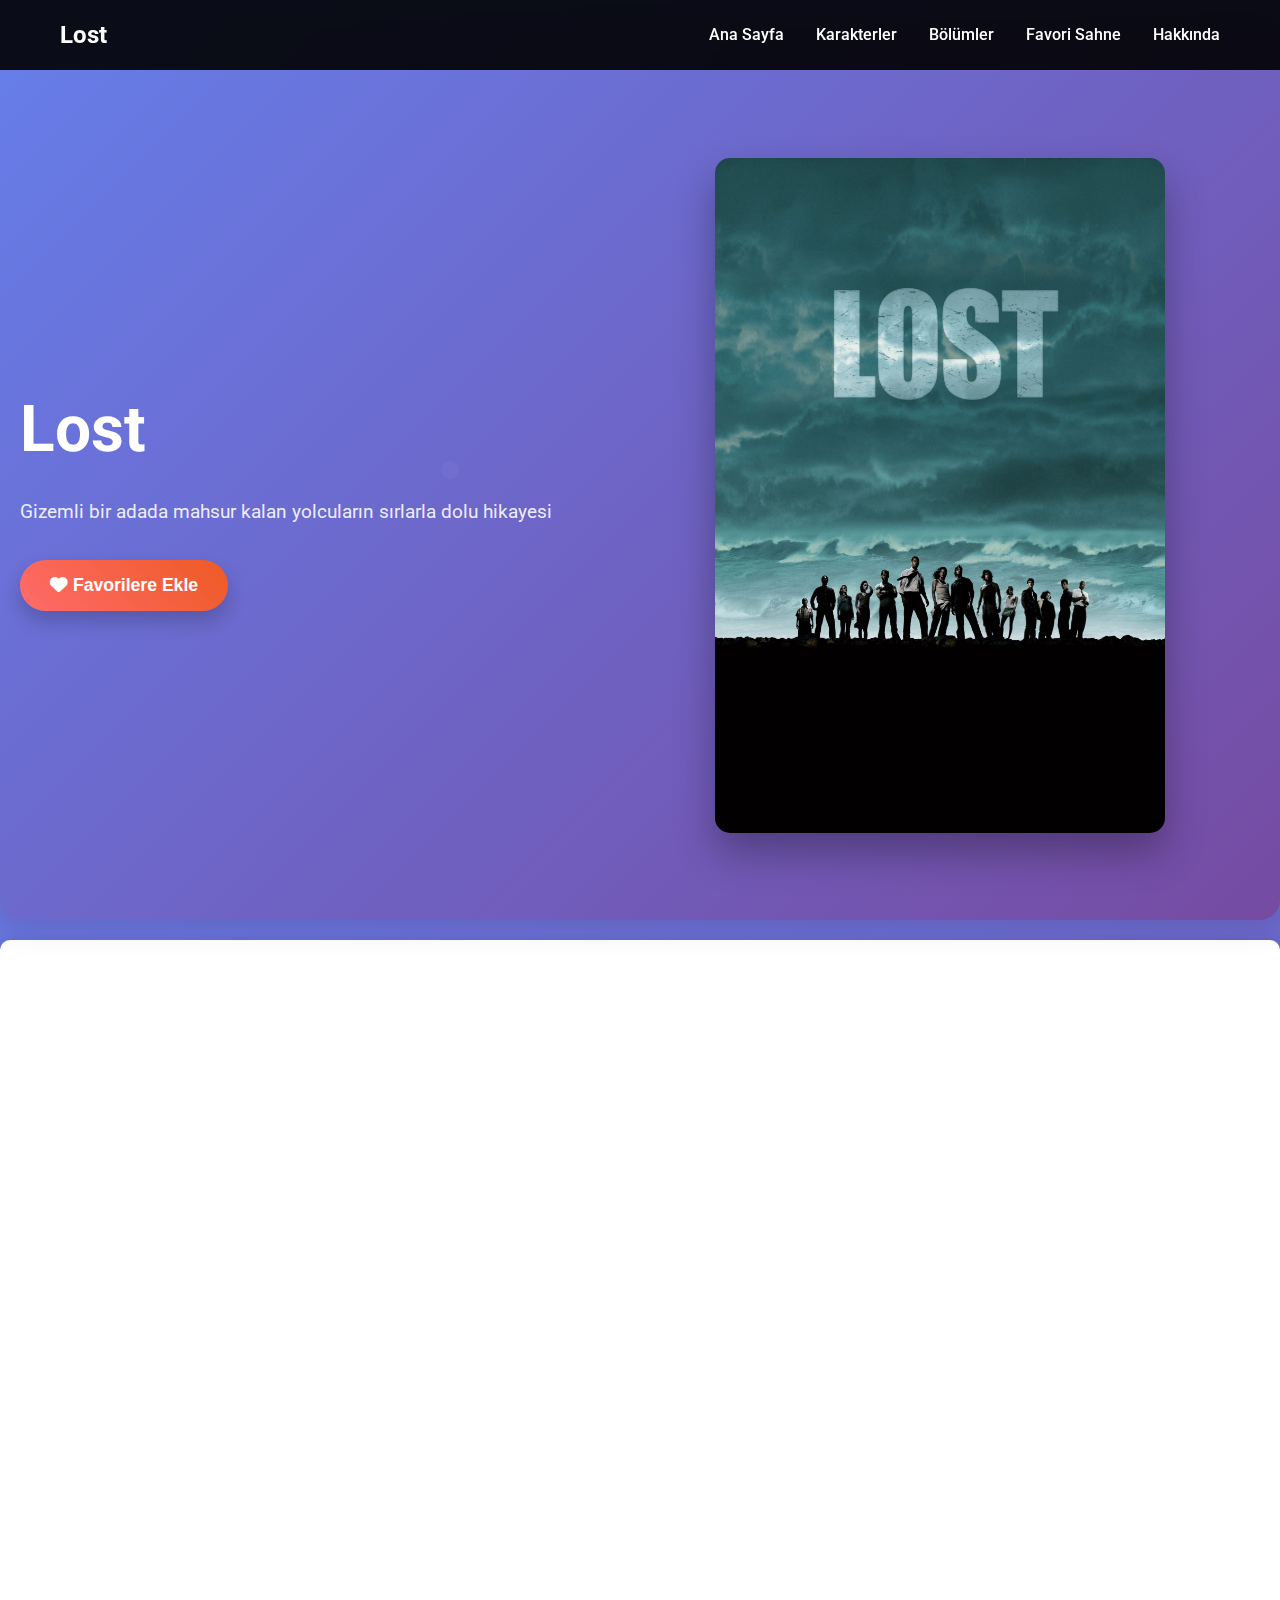
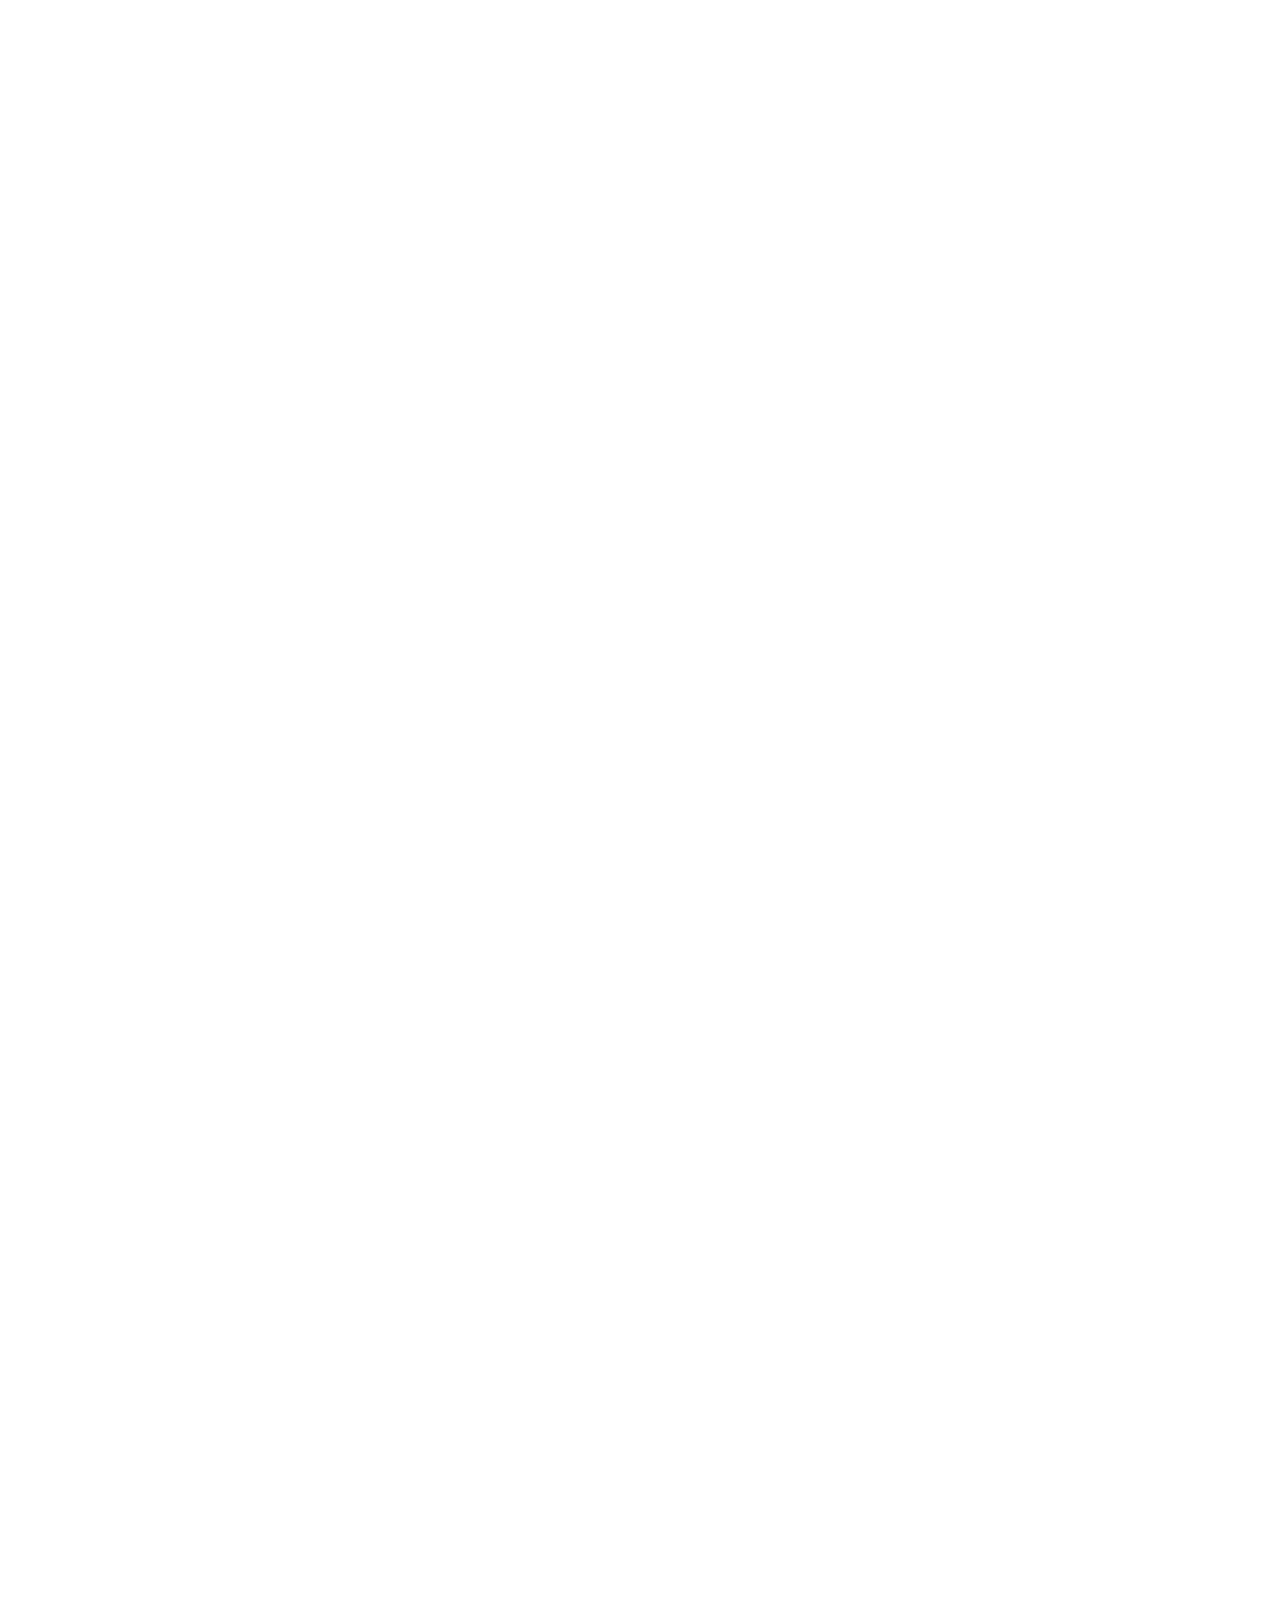
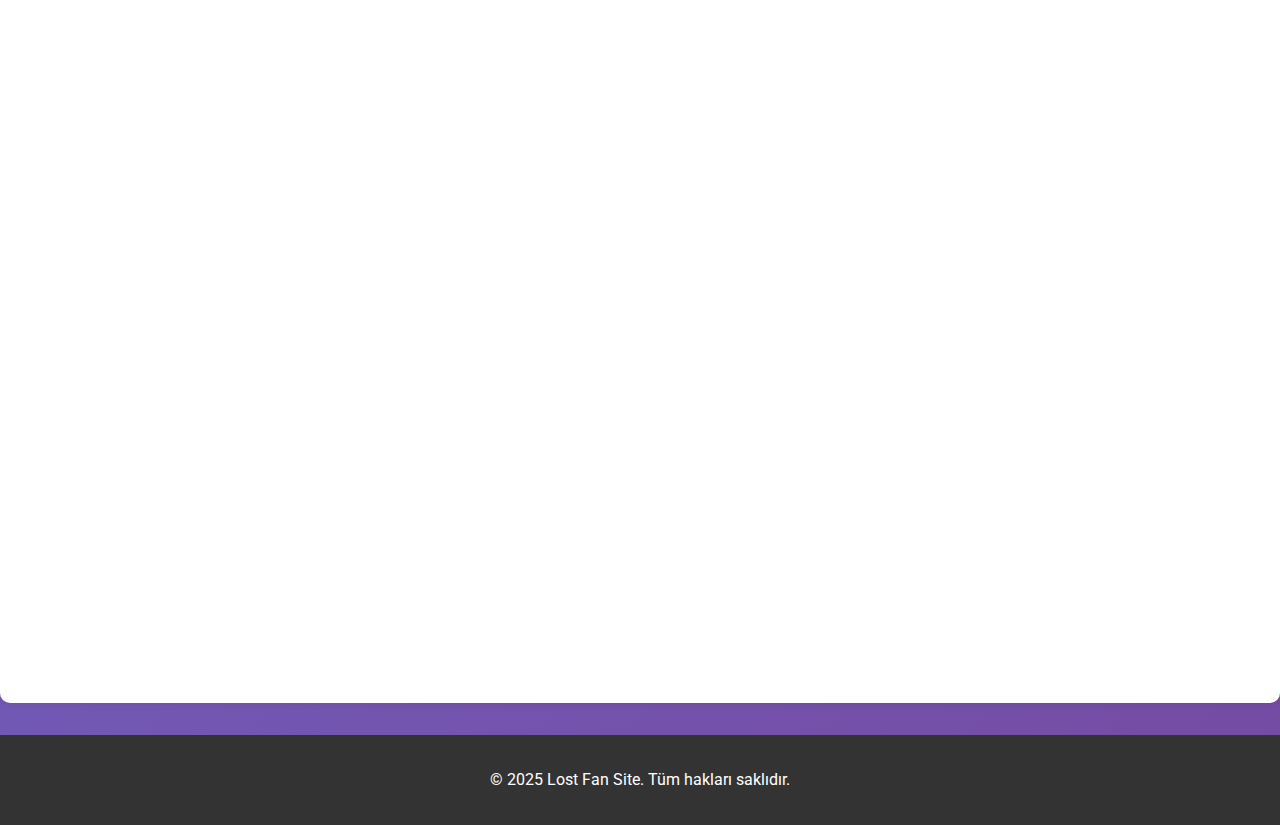
<file: Week 1 - HTML CSS Responsive Design/Day 4/index.html>
<!DOCTYPE html>
<html lang="tr">
  <head>
    <meta charset="UTF-8" />
    <meta name="viewport" content="width=device-width, initial-scale=1.0" />
    <title>Lost - Favori Dizim</title>
    <link rel="stylesheet" href="style.css" />
    <link
      href="https://fonts.googleapis.com/css2?family=Roboto:wght@300;400;500;700&display=swap"
      rel="stylesheet"
    />
    <link
      rel="stylesheet"
      href="https://cdnjs.cloudflare.com/ajax/libs/font-awesome/6.0.0/css/all.min.css"
    />
  </head>
  <body>
    <!-- Navigation -->
    <nav class="navbar">
      <div class="nav-container">
        <div class="nav-logo">
          <h2>Lost</h2>
        </div>
        <ul class="nav-menu">
          <li class="nav-item">
            <a href="#home" class="nav-link">Ana Sayfa</a>
          </li>
          <li class="nav-item">
            <a href="#characters" class="nav-link">Karakterler</a>
          </li>
          <li class="nav-item">
            <a href="#episodes" class="nav-link">Bölümler</a>
          </li>
          <li class="nav-item">
            <a href="#favorite-scene" class="nav-link">Favori Sahne</a>
          </li>
          <li class="nav-item">
            <a href="#about" class="nav-link">Hakkında</a>
          </li>
        </ul>
        <div class="hamburger">
          <span class="bar"></span>
          <span class="bar"></span>
          <span class="bar"></span>
        </div>
      </div>
    </nav>

    <!-- Hero Section -->
    <section id="home" class="hero">
      <div class="hero-content">
        <h1 class="hero-title">Lost</h1>
        <p class="hero-subtitle">
          Gizemli bir adada mahsur kalan yolcuların sırlarla dolu hikayesi
        </p>
        <button class="favorite-btn" id="favoriteBtn">
          <i class="fas fa-heart"></i> Favorilere Ekle
        </button>
      </div>
      <div class="hero-image">
        <img src="./img/LostPoster.jpg" width="450" alt="Lost Poster" />
      </div>
    </section>

    <!-- Main Container -->
    <main class="main-container">
      <!-- About Section -->
      <section class="about-section">
        <div class="container">
          <h2>Dizi Hakkında</h2>
          <p>
            Lost, J.J. Abrams tarafından yaratılan ve 2004-2010 yılları arasında
            yayınlanan bir Amerikan televizyon dizisidir. Dizi, Pasifik Okyanusu
            üzerinde düşen Oceanic Airlines Flight 815 uçağının yolcularının
            gizemli bir adada mahsur kalmasını konu alır. Ada, sırlarla dolu
            olup, hayatta kalanların geçmişlerini, kaderlerini ve adanın
            gizemlerini keşfetmelerini sağlar. Dizi, bilim kurgu, fantezi ve
            drama elementlerini harmanlayarak izleyicileri büyüler.
          </p>
        </div>
      </section>

      <!-- Characters Section -->
      <section id="characters" class="characters">
        <div class="container">
          <h2>Ana Karakterler</h2>
          <div class="characters-grid">
            <div class="character-card">
              <div class="character-image">
                <img src="./img/Jack_Shephard.png" alt="Jack Shephard" />
              </div>
              <div class="character-info">
                <h3>Jack Shephard</h3>
                <p>
                  Omurga cerrahı olan Jack, uçak kazasından sonra adada liderlik
                  rolünü üstlenir. "Live together, die alone" felsefesini
                  benimser ve hayatta kalanları korumaya çalışır. Geçmişindeki
                  babası ile olan karmaşık ilişkisi onu sürekli takip eder.
                </p>
              </div>
            </div>

            <div class="character-card">
              <div class="character-image">
                <img src="./img/LockeLost.jpg" alt="John Locke" />
              </div>
              <div class="character-info">
                <h3>John Locke</h3>
                <p>
                  Adada tekerlekli sandalyeden kurtulan Locke, adanın mistik
                  güçlerine inanır ve "The Island" ile özel bir bağlantı
                  hisseder. Geçmişinde felçli olan Locke, adada yeniden
                  yürüyebilme yeteneğini kazanır ve adanın sırlarını çözmeye
                  odaklanır.
                </p>
              </div>
            </div>

            <div class="character-card">
              <div class="character-image">
                <img src="./img/Sawyer.jpg" alt="Sawyer" />
              </div>
              <div class="character-info">
                <h3>James "Sawyer" Ford</h3>
                <p>
                  Sawyer, adada kendini gizlemek için çeşitli şeyler yapar.
                  Geçmişindeki suçları ve ailesi ile olan karmaşık ilişkisi onu
                  sürekli takip eder. Adada yeni bir başlangıç yapma şansı bulur
                  ancak geçmişi onu yakalamaya devam eder.
                </p>
              </div>
            </div>
          </div>
        </div>
      </section>

      <!-- Episodes Section -->
      <section id="episodes" class="episodes">
        <div class="container">
          <h2>Bölümler</h2>
          <div class="episodes-table">
            <table>
              <thead>
                <tr>
                  <th>Sezon</th>
                  <th>Bölüm</th>
                  <th>Başlık</th>
                  <th>Açıklama</th>
                </tr>
              </thead>
              <tbody>
                <tr>
                  <td>1</td>
                  <td>1</td>
                  <td>Pilot</td>
                  <td>
                    Oceanic Flight 815'in düşüşü ve hayatta kalanların adayı
                    keşfetmesi
                  </td>
                </tr>
                <tr>
                  <td>1</td>
                  <td>4</td>
                  <td>Walkabout</td>
                  <td>
                    Locke'un geçmişi ve adada yürüyebilme yeteneğini kazanması
                  </td>
                </tr>
                <tr>
                  <td>2</td>
                  <td>1</td>
                  <td>Man of Science, Man of Faith</td>
                  <td>Hatch'in açılması ve Desmond ile tanışma</td>
                </tr>
                <tr>
                  <td>3</td>
                  <td>23</td>
                  <td>Through the Looking Glass</td>
                  <td>Charlie'nin ölümü ve "Not Penny's Boat" sahnesi</td>
                </tr>
                <tr>
                  <td>6</td>
                  <td>17-18</td>
                  <td>The End</td>
                  <td>Dizinin final bölümü ve karakterlerin kaderi</td>
                </tr>
              </tbody>
            </table>
          </div>
        </div>
      </section>

      <!-- Favorite Scene Section -->
      <section id="favorite-scene" class="favorite-scene">
        <div class="container">
          <h2>Favori Sahne</h2>
          <div class="scene-content">
            <div class="scene-description">
              <h3>"Not Penny's Boat" Sahnesi</h3>
              <p>
                Charlie'nin Desmond'ın kehanetini hatırlayarak kendini feda
                ettiği sahne, dizinin en duygusal anlarından biridir. Charlie,
                Claire ve bebeği Aaron'ı kurtarmak için kendini su altında
                bırakır ve son anında Desmond'a "Not Penny's Boat" yazarak
                uyarıda bulunur. Bu sahne, fedakarlık ve kader temalarını
                mükemmel şekilde yansıtır.
              </p>
            </div>
            <div class="scene-video">
              <iframe
                width="560"
                height="315"
                src="https://www.youtube.com/embed/lS7WEmYMbA8"
                title="Lost - Not Penny's Boat Scene"
                frameborder="0"
                allow="accelerometer; autoplay; clipboard-write; encrypted-media; gyroscope; picture-in-picture"
                allowfullscreen
              >
              </iframe>
            </div>
          </div>
        </div>
      </section>

      <!-- About Me Section -->
      <section id="about" class="about-me">
        <div class="container">
          <h2>Hakkında</h2>
          <div class="about-content">
            <div class="profile-image">
              <img src="./img/github-photo.jpg" alt="Profil Fotoğrafı" />
            </div>
            <div class="profile-info">
              <h3>Emrullah Yavuz</h3>
              <p>
                Merhaba! Ben bir web geliştiricisiyim ve Lost dizisinin büyük
                bir hayranıyım. Bu web sitesi, dizinin gizemlerini ve
                karakterlerin karmaşık hikayelerini yansıtmak için
                tasarlanmıştır. Lost'un sırlarla dolu dünyası beni her zaman
                büyülemiştir.
              </p>
              <div class="social-links">
                <a
                  href="https://github.com/emrullahyavuz"
                  target="_blank"
                  class="social-link"
                  ><i class="fab fa-github"></i> GitHub</a
                >
                <a
                  href="https://www.linkedin.com/in/emrullah-yavuz-b25549211/"
                  target="_blank"
                  class="social-link"
                  ><i class="fab fa-linkedin"></i> LinkedIn</a
                >
              </div>
            </div>
          </div>
        </div>
      </section>
    </main>

    <!-- Footer -->
    <footer class="footer">
      <div class="container">
        <p>&copy; 2025 Lost Fan Site. Tüm hakları saklıdır.</p>
      </div>
    </footer>

    <script src="script.js"></script>
  </body>
</html>
</file>
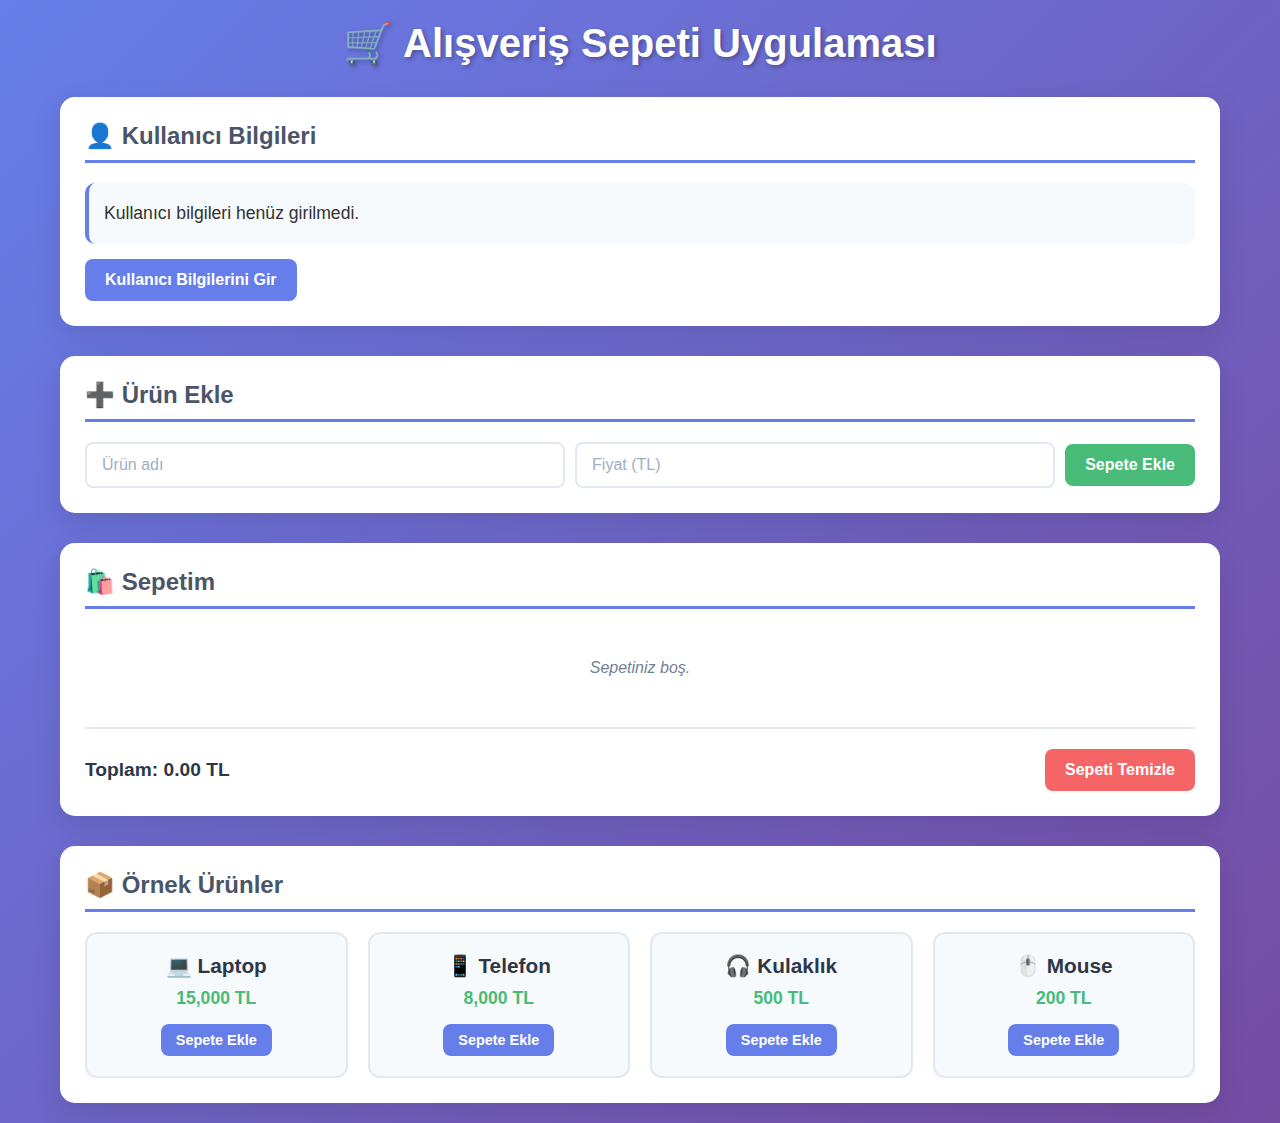
<file: Week 2 - JavaScript Basics/Day 1/index.html>
<!DOCTYPE html>
<html lang="tr">
<head>
    <meta charset="UTF-8">
    <meta name="viewport" content="width=device-width, initial-scale=1.0">
    <title>Alışveriş Sepeti Uygulaması</title>
    <link rel="stylesheet" href="style.css">
</head>
<body>
    <div class="container">
        <header>
            <h1>🛒 Alışveriş Sepeti Uygulaması</h1>
        </header>

        <main>
            <!-- Kullanıcı Bilgileri Bölümü -->
            <section class="user-info">
                <h2>👤 Kullanıcı Bilgileri</h2>
                <div id="userDisplay" class="user-display">
                    <p>Kullanıcı bilgileri henüz girilmedi.</p>
                </div>
                <button id="getUserInfo" class="btn btn-primary">Kullanıcı Bilgilerini Gir</button>
            </section>

            <!-- Ürün Ekleme Bölümü -->
            <section class="add-product">
                <h2>➕ Ürün Ekle</h2>
                <div class="form-group">
                    <input type="text" id="productName" placeholder="Ürün adı" class="form-input">
                    <input type="number" id="productPrice" placeholder="Fiyat (TL)" class="form-input" min="0" step="0.01">
                    <button id="addProduct" class="btn btn-success">Sepete Ekle</button>
                </div>
            </section>

            <!-- Sepet Bölümü -->
            <section class="cart">
                <h2>🛍️ Sepetim</h2>
                <div id="cartItems" class="cart-items">
                    <p class="empty-cart">Sepetiniz boş.</p>
                </div>
                
                <div class="cart-summary">
                    <div class="total">
                        <strong>Toplam: <span id="cartTotal">0.00</span> TL</strong>
                    </div>
                    <button id="clearCart" class="btn btn-danger">Sepeti Temizle</button>
                </div>
            </section>

            <!-- Örnek Ürünler -->
            <section class="sample-products">
                <h2>📦 Örnek Ürünler</h2>
                <div class="product-grid">
                    <div class="product-card" data-name="Laptop" data-price="15000">
                        <h3>💻 Laptop</h3>
                        <p class="price">15,000 TL</p>
                        <button class="btn btn-sm btn-primary add-sample">Sepete Ekle</button>
                    </div>
                    <div class="product-card" data-name="Telefon" data-price="8000">
                        <h3>📱 Telefon</h3>
                        <p class="price">8,000 TL</p>
                        <button class="btn btn-sm btn-primary add-sample">Sepete Ekle</button>
                    </div>
                    <div class="product-card" data-name="Kulaklık" data-price="500">
                        <h3>🎧 Kulaklık</h3>
                        <p class="price">500 TL</p>
                        <button class="btn btn-sm btn-primary add-sample">Sepete Ekle</button>
                    </div>
                    <div class="product-card" data-name="Mouse" data-price="200">
                        <h3>🖱️ Mouse</h3>
                        <p class="price">200 TL</p>
                        <button class="btn btn-sm btn-primary add-sample">Sepete Ekle</button>
                    </div>
                </div>
            </section>
        </main>
    </div>

    <script src="script.js"></script>
</body>
</html>
</file>
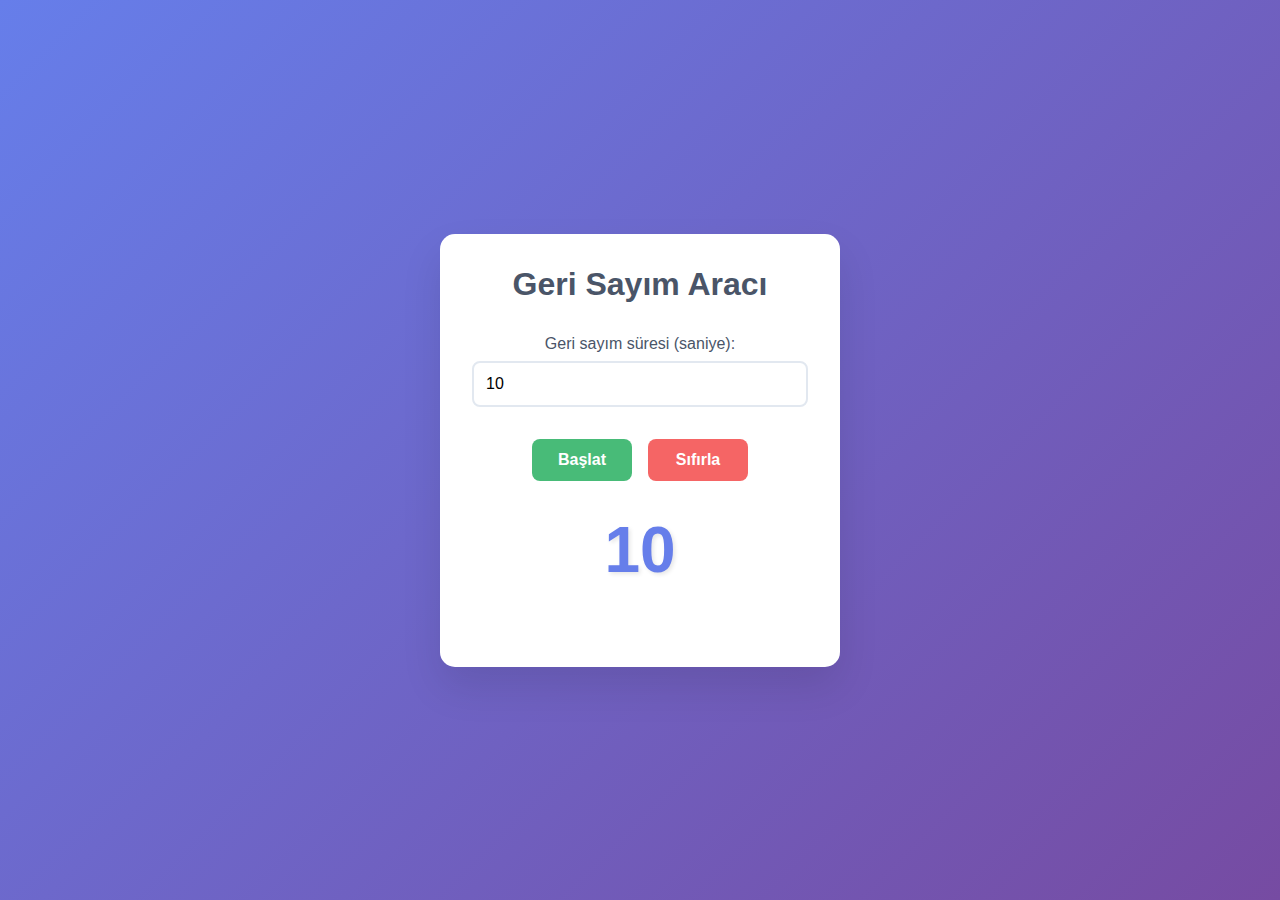
<file: Week 2 - JavaScript Basics/Day 3/index.html>
<!DOCTYPE html>
<html lang="tr">
<head>
    <meta charset="UTF-8">
    <meta name="viewport" content="width=device-width, initial-scale=1.0">
    <title>Geri Sayım Aracı</title>
    <link rel="stylesheet" href="style.css">
</head>
<body>
    <div class="container">
        <h1>Geri Sayım Aracı</h1>
        
        <div class="input-section">
            <label for="countdown-input">Geri sayım süresi (saniye):</label>
            <input type="number" id="countdown-input" min="1" value="10" placeholder="Süre giriniz">
        </div>
        
        <div class="button-section">
            <button id="start-btn" class="btn start-btn">Başlat</button>
            <button id="reset-btn" class="btn reset-btn">Sıfırla</button>
        </div>
        
        <div class="countdown-display">
            <p id="countdown-text">10</p>
        </div>
        
        <div class="status-message">
            <p id="status-text"></p>
        </div>
    </div>
    
    <script src="script.js"></script>
</body>
</html>
</file>
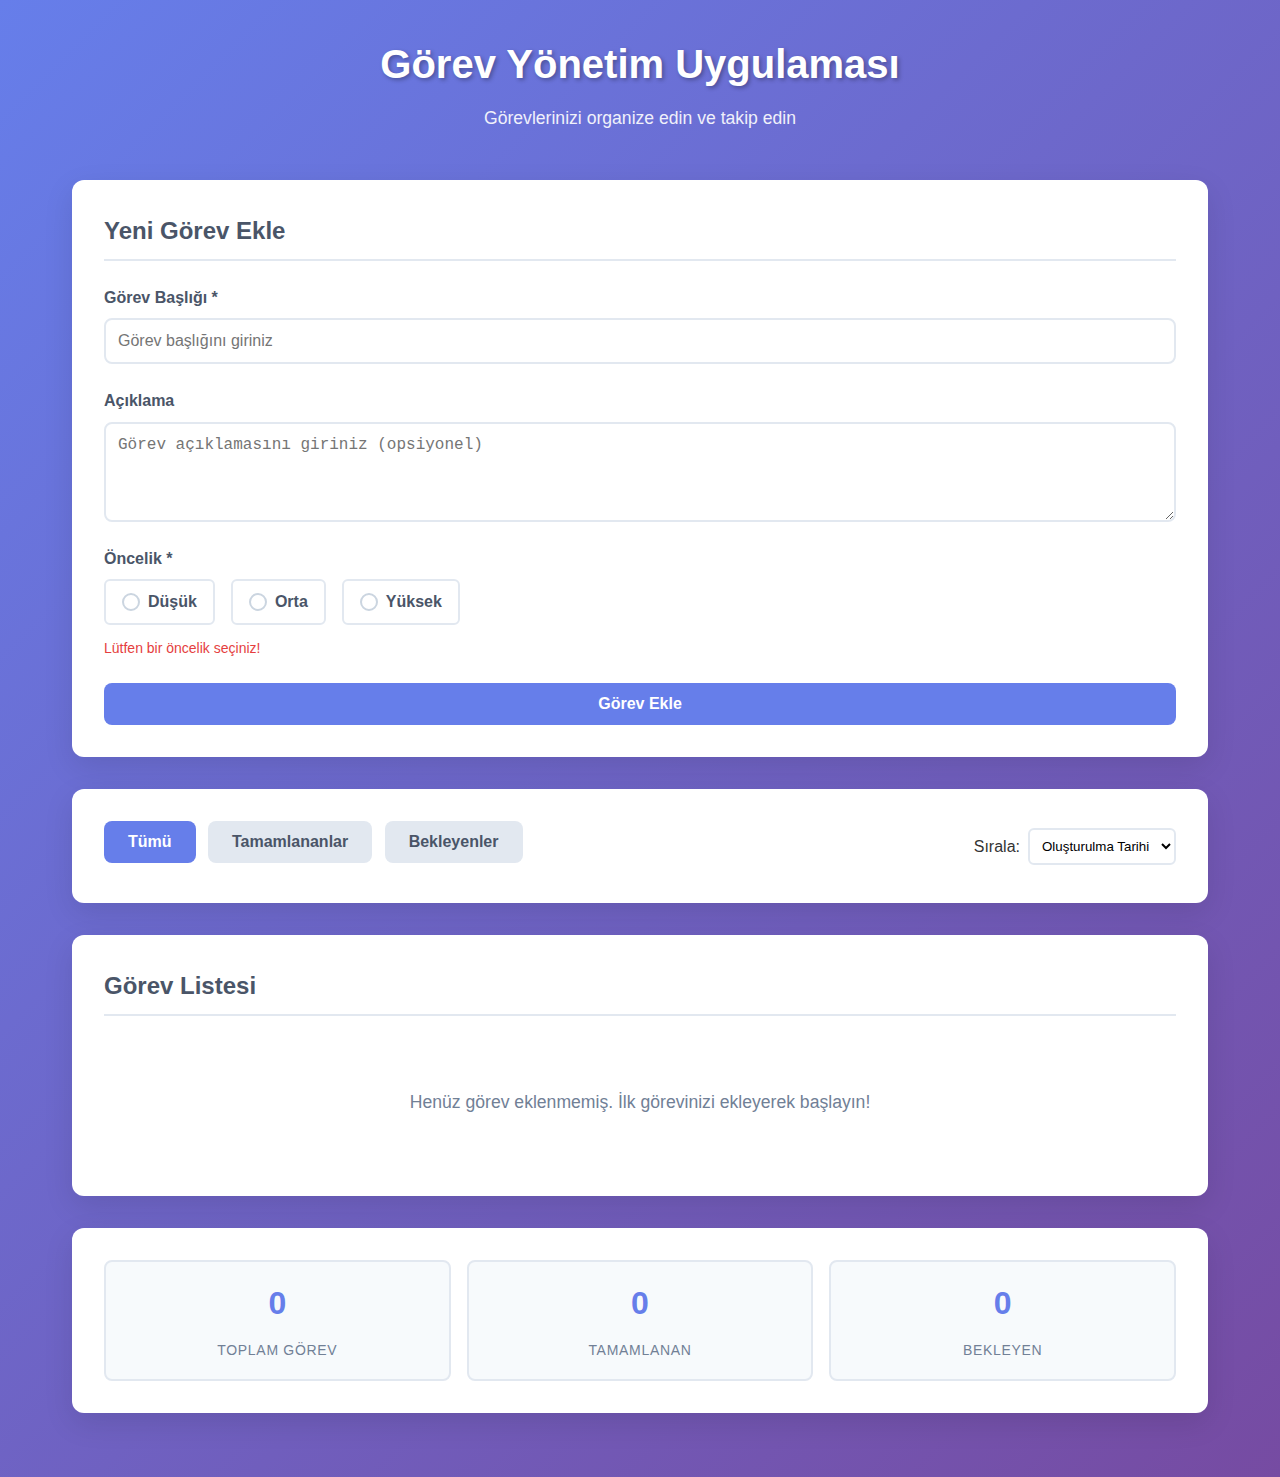
<file: Week 2 - JavaScript Basics/Day 4/index.html>
<!DOCTYPE html>
<html lang="tr">
<head>
    <meta charset="UTF-8">
    <meta name="viewport" content="width=device-width, initial-scale=1.0">
    <title>Görev Yönetim Uygulaması</title>
    <link rel="stylesheet" href="style.css">
</head>
<body>
    <div class="container">
        <header>
            <h1>Görev Yönetim Uygulaması</h1>
            <p>Görevlerinizi organize edin ve takip edin</p>
        </header>

        <!-- Görev Ekleme Formu -->
        <section class="task-form-section">
            <h2>Yeni Görev Ekle</h2>
            <form id="task-form" class="task-form">
                <div class="form-group">
                    <label for="task-title">Görev Başlığı *</label>
                    <input type="text" id="task-title" name="title" required placeholder="Görev başlığını giriniz">
                    <span class="error-message" id="title-error"></span>
                </div>

                <div class="form-group">
                    <label for="task-description">Açıklama</label>
                    <textarea id="task-description" name="description" placeholder="Görev açıklamasını giriniz (opsiyonel)"></textarea>
                </div>

                <div class="form-group">
                    <fieldset class="priority-fieldset">
                        <legend class="priority-legend">Öncelik *</legend>
                        <div class="priority-options">
                            <label class="radio-label">
                                <input type="radio" name="priority" value="low" required>
                                <span class="radio-custom"></span>
                                Düşük
                            </label>
                            <label class="radio-label">
                                <input type="radio" name="priority" value="medium" required>
                                <span class="radio-custom"></span>
                                Orta
                            </label>
                            <label class="radio-label">
                                <input type="radio" name="priority" value="high" required>
                                <span class="radio-custom"></span>
                                Yüksek
                            </label>
                        </div>
                    </fieldset>
                    <span class="error-message" id="priority-error"></span>
                </div>

                <button type="submit" class="btn btn-primary">Görev Ekle</button>
            </form>
        </section>

        <!-- Filtreleme ve Sıralama -->
        <section class="filter-section">
            <div class="filter-controls">
                <button id="show-all" class="btn btn-filter active">Tümü</button>
                <button id="show-completed" class="btn btn-filter">Tamamlananlar</button>
                <button id="show-pending" class="btn btn-filter">Bekleyenler</button>
            </div>
            <div class="sort-controls">
                <label for="sort-select">Sırala:</label>
                <select id="sort-select" class="sort-select">
                    <option value="date">Oluşturulma Tarihi</option>
                    <option value="priority">Öncelik</option>
                    <option value="title">Başlık</option>
                </select>
            </div>
        </section>

        <!-- Görev Listesi -->
        <section class="task-list-section">
            <h2>Görev Listesi</h2>
            <div id="task-list" class="task-list">
                <!-- Görevler buraya dinamik olarak eklenecek -->
            </div>
            <div id="empty-state" class="empty-state">
                <p>Henüz görev eklenmemiş. İlk görevinizi ekleyerek başlayın!</p>
            </div>
        </section>

        <!-- İstatistikler -->
        <section class="stats-section">
            <div class="stats">
                <div class="stat-item">
                    <span class="stat-number" id="total-tasks">0</span>
                    <span class="stat-label">Toplam Görev</span>
                </div>
                <div class="stat-item">
                    <span class="stat-number" id="completed-tasks">0</span>
                    <span class="stat-label">Tamamlanan</span>
                </div>
                <div class="stat-item">
                    <span class="stat-number" id="pending-tasks">0</span>
                    <span class="stat-label">Bekleyen</span>
                </div>
            </div>
        </section>
    </div>

    <!-- Toast Container -->
    <div id="toast-container" class="toast-container"></div>

    <script src="script.js"></script>
</body>
</html>
</file>
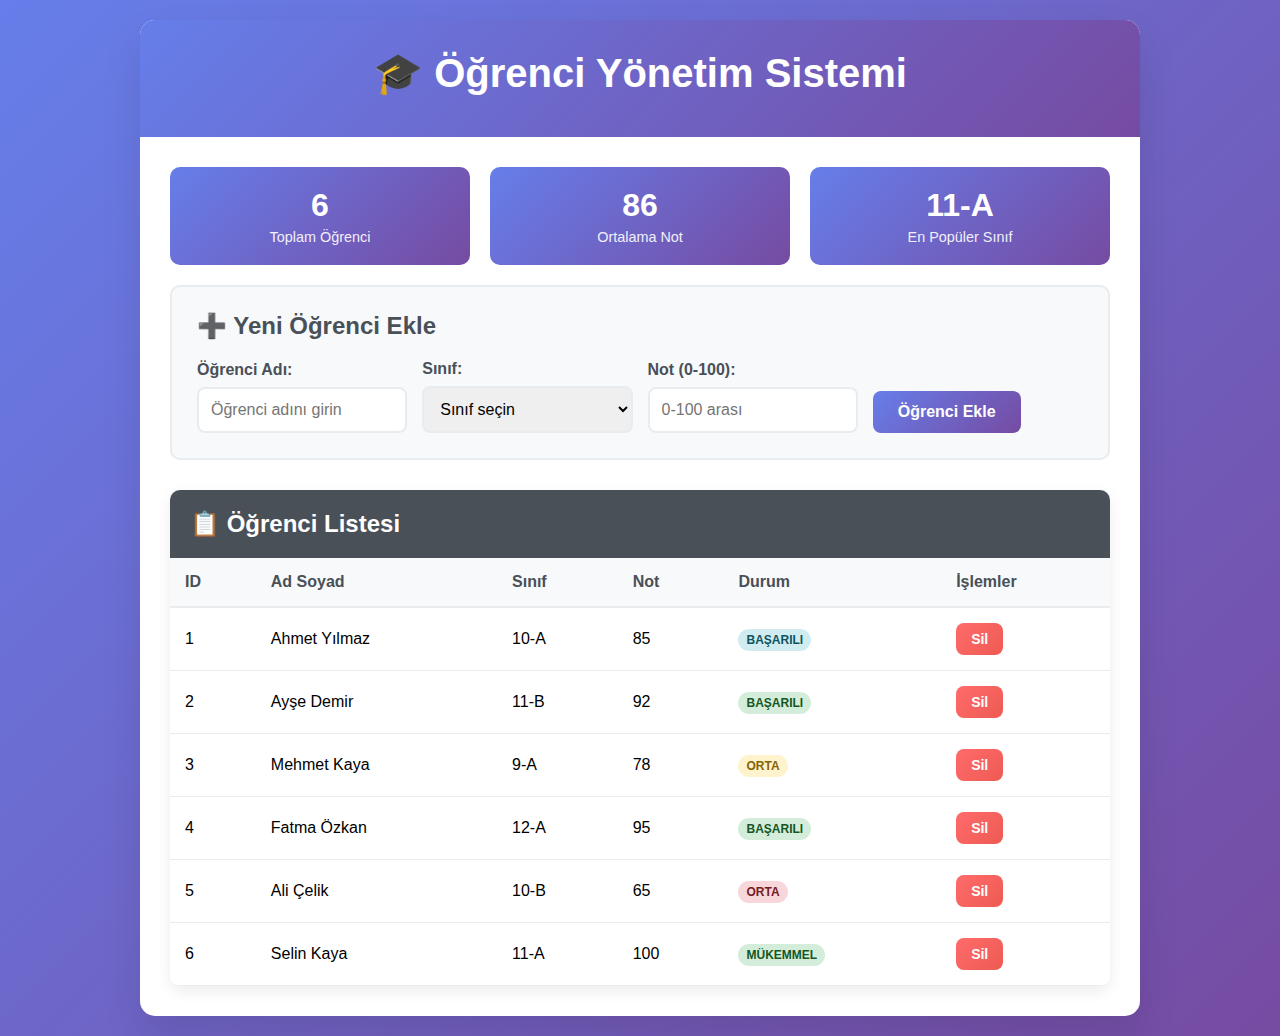
<file: Week 3 - jQuery and DOM Manipulation/Day 1/index.html>
<!DOCTYPE html>
<html lang="tr">
<head>
    <meta charset="UTF-8">
    <meta name="viewport" content="width=device-width, initial-scale=1.0">
    <title>Öğrenci Yönetim Sistemi - jQuery</title>
    <script src="https://code.jquery.com/jquery-3.7.1.min.js"></script>
    <link rel="stylesheet" href="style.css">
</head>
<body>
    <div class="container">
        <div class="header">
            <h1>🎓 Öğrenci Yönetim Sistemi</h1>
        </div>

        <div class="content">
            <!-- Başarı ve Hata Mesajları -->
            <div id="successMessage" class="success-message"></div>
            <div id="errorMessage" class="error-message"></div>

            <!-- İstatistikler -->
            <div class="stats">
                <div class="stat-card">
                    <h3 id="totalStudents">0</h3>
                    <p>Toplam Öğrenci</p>
                </div>
                <div class="stat-card">
                    <h3 id="averageGrade">0</h3>
                    <p>Ortalama Not</p>
                </div>
                <div class="stat-card">
                    <h3 id="topClass">-</h3>
                    <p>En Popüler Sınıf</p>
                </div>
            </div>

            <!-- Öğrenci Ekleme Formu -->
            <div class="form-section">
                <h2>➕ Yeni Öğrenci Ekle</h2>
                <form id="studentForm">
                    <div class="form-group">
                        <div class="input-group">
                            <label for="studentName">Öğrenci Adı:</label>
                            <input type="text" id="studentName" placeholder="Öğrenci adını girin" required>
                        </div>
                        <div class="input-group">
                            <label for="studentClass">Sınıf:</label>
                            <select id="studentClass" required>
                                <option value="">Sınıf seçin</option>
                                <option value="9-A">9-A</option>
                                <option value="9-B">9-B</option>
                                <option value="10-A">10-A</option>
                                <option value="10-B">10-B</option>
                                <option value="11-A">11-A</option>
                                <option value="11-B">11-B</option>
                                <option value="12-A">12-A</option>
                                <option value="12-B">12-B</option>
                            </select>
                        </div>
                        <div class="input-group">
                            <label for="studentGrade">Not (0-100):</label>
                            <input type="number" id="studentGrade" min="0" max="100" placeholder="0-100 arası" required>
                        </div>
                        <div class="input-group">
                            <button type="submit" class="btn btn-primary">Öğrenci Ekle</button>
                        </div>
                    </div>
                </form>
            </div>

            <!-- Öğrenci Tablosu -->
            <div class="table-section">
                <h2>📋 Öğrenci Listesi</h2>
                <table class="student-table" id="studentTable">
                    <thead>
                        <tr>
                            <th>ID</th>
                            <th>Ad Soyad</th>
                            <th>Sınıf</th>
                            <th>Not</th>
                            <th>Durum</th>
                            <th>İşlemler</th>
                        </tr>
                    </thead>
                    <tbody id="studentTableBody">
                        <!-- Öğrenci verileri buraya dinamik olarak eklenecek -->
                    </tbody>
                </table>
                <div id="emptyMessage" class="empty-message">
                    Henüz öğrenci eklenmemiş. Yeni öğrenci eklemek için yukarıdaki formu kullanın.
                </div>
            </div>
        </div>
    </div>

    <script src="script.js"></script>
</body>
</html>
</file>
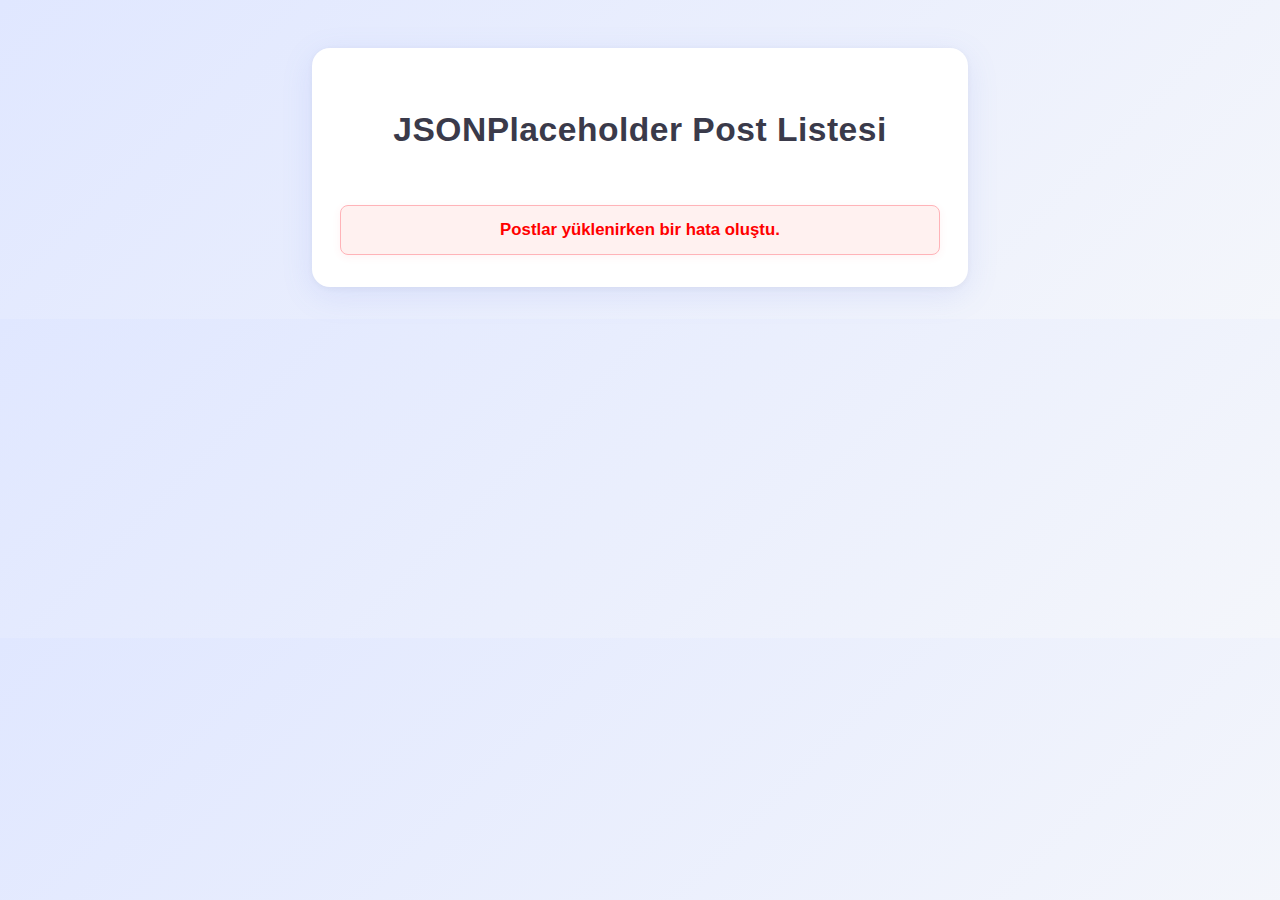
<file: Week 3 - jQuery and DOM Manipulation/Day 2/index.html>
<!DOCTYPE html>
<html lang="tr">
<head>
    <meta charset="UTF-8">
    <meta name="viewport" content="width=device-width, initial-scale=1.0">
    <title>JSONPlaceholder</title>
    <link rel="stylesheet" href="style.css">
    <script src="https://code.jquery.com/jquery-3.7.1.min.js"></script>
</head>
<body>
    <div class="container">
        <h1>JSONPlaceholder Post Listesi</h1>
        <div id="postContainer"></div>
        <div id="loading" style="display:none;">Yükleniyor...</div>
        <div id="error" style="display:none; color: red; margin-top: 20px;"></div>
    </div>
    <script src="script.js"></script>
</body>
</html>
</file>
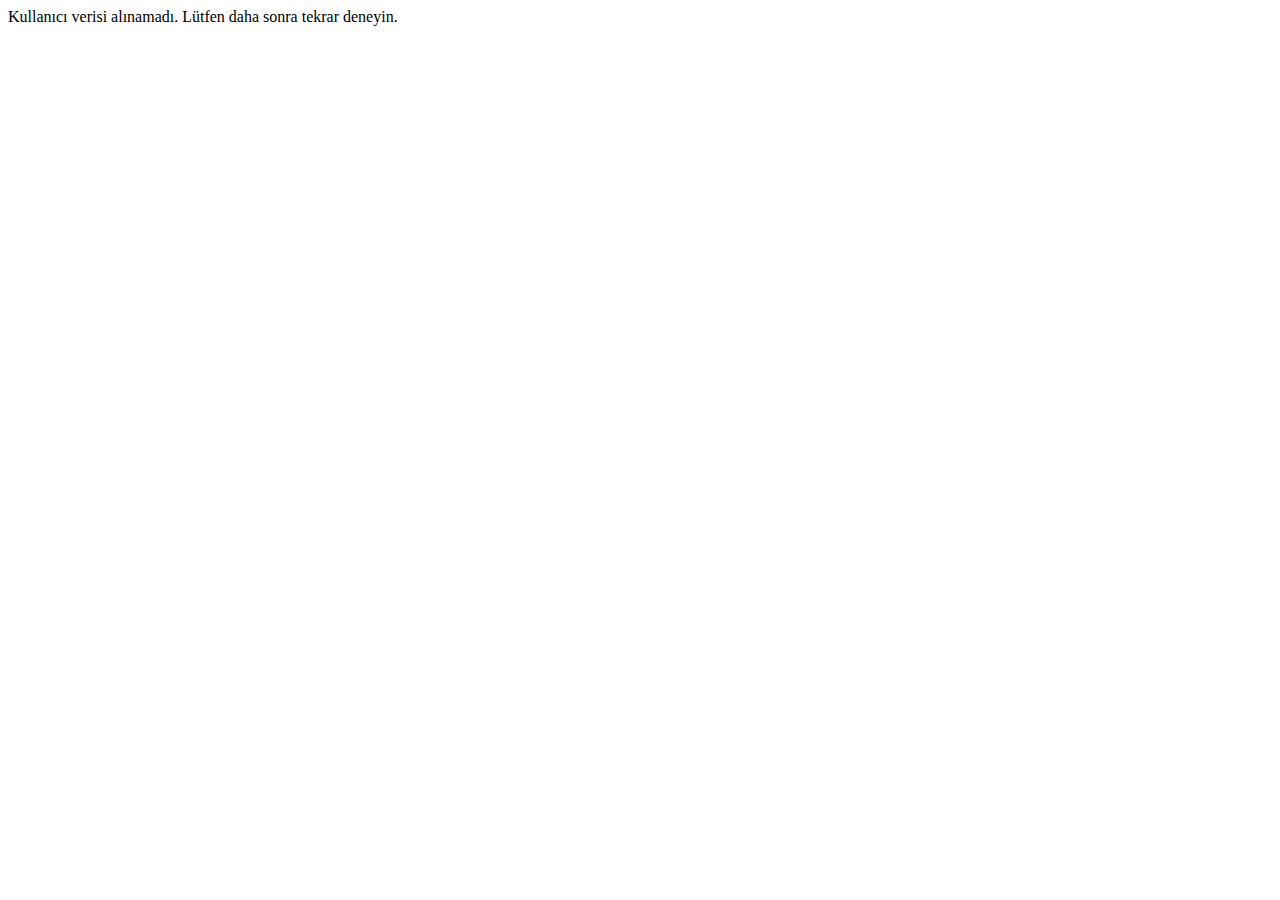
<file: Week 4 - Advanced JS & Web APIs/Day 2/index.html>
<!DOCTYPE html>
<html lang="tr">
<head>
    <meta charset="UTF-8">
    <meta name="viewport" content="width=device-width, initial-scale=1.0">
    <title>Kullanıcı Listesi - API ve localStorage</title>
    <script src="https://code.jquery.com/jquery-3.6.0.min.js"></script>
</head>
<body>
    <div class="ins-api-users"></div>
    <script src="script.js"></script>
</body>
</html>
</file>
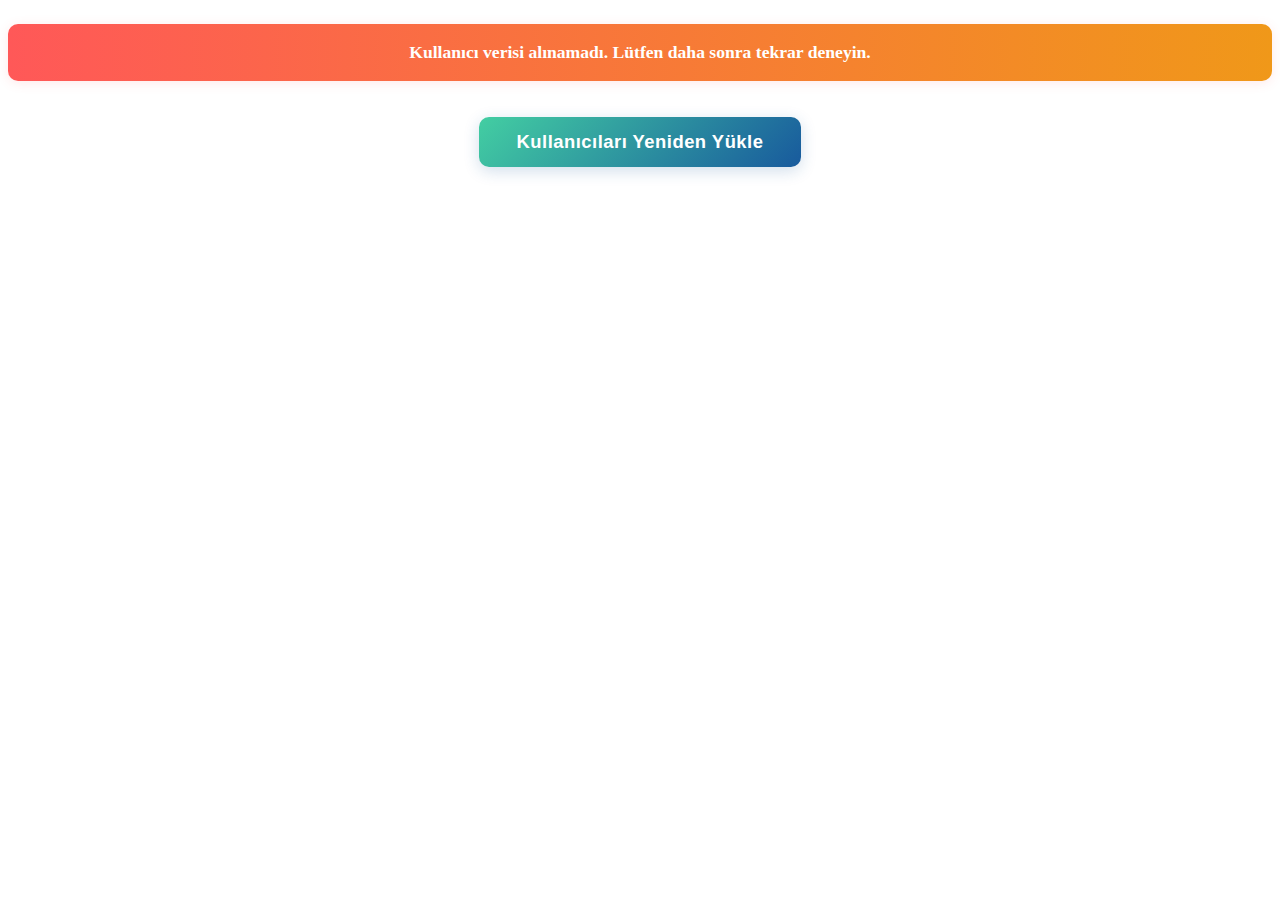
<file: Week 4 - Advanced JS & Web APIs/Day 3/index.html>
<!DOCTYPE html>
<html lang="tr">
<head>
    <meta charset="UTF-8">
    <meta name="viewport" content="width=device-width, initial-scale=1.0">
    <title>Kullanıcı Listesi - Gelişmiş</title>
</head>
<body>
    <div class="ins-api-users"></div>
    <script src="script.js"></script>
</body>
</html>
</file>
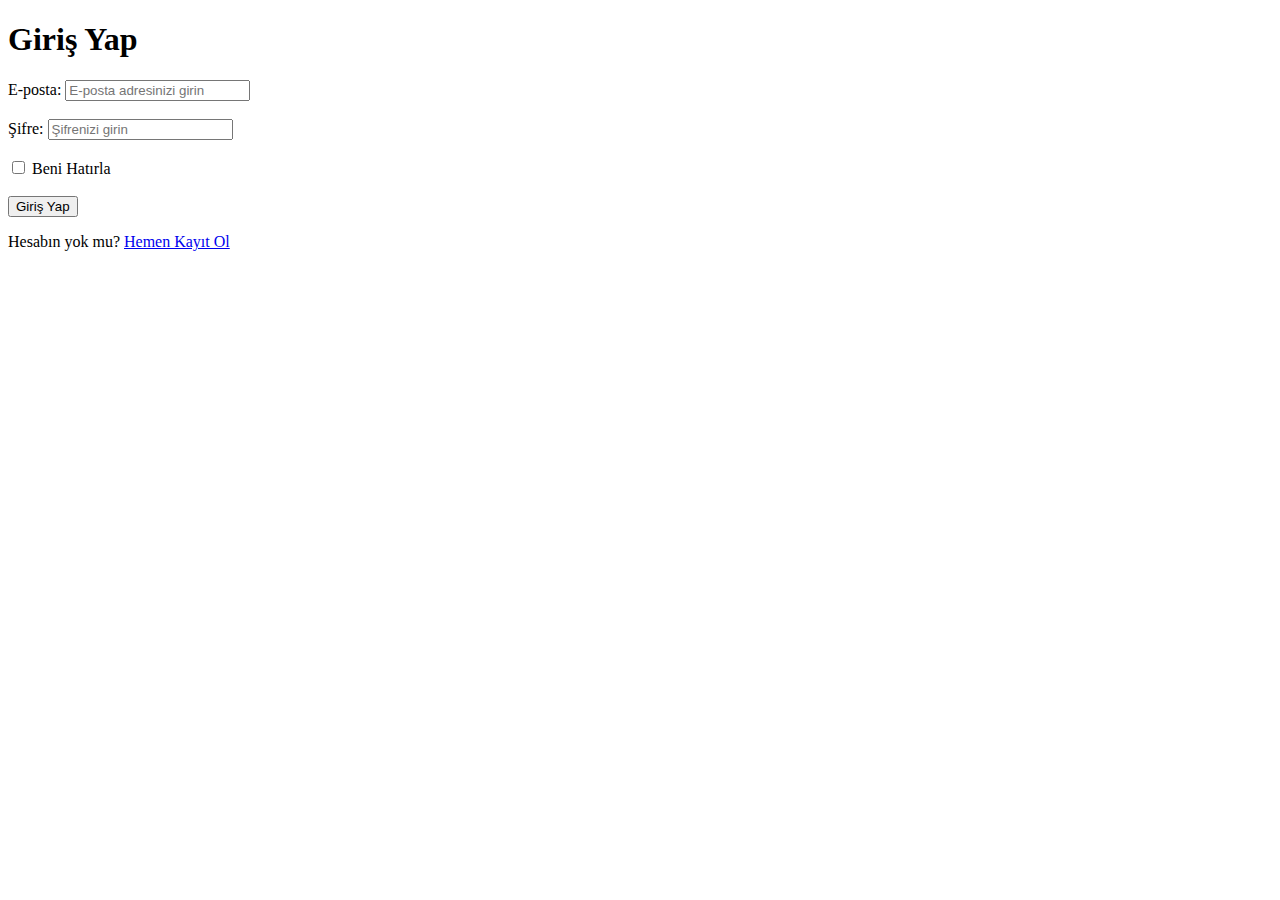
<file: Week 1 - HTML CSS Responsive Design/Day 1/login.html>
<!DOCTYPE html>
<html lang="tr">
<head>
    <meta charset="UTF-8">
    <meta name="viewport" content="width=device-width, initial-scale=1.0">
    <title>Giriş Yap</title>
</head>
<body>
    <h1>Giriş Yap</h1>
    <form>
        <label for="email">E-posta:</label>
        <input type="email" id="email" name="email" placeholder="E-posta adresinizi girin" required><br><br>
        <label for="password">Şifre:</label>
        <input type="password" id="password" name="password" placeholder="Şifrenizi girin" required><br><br>
        <input type="checkbox" id="remember" name="remember">
        <label for="remember">Beni Hatırla</label><br><br>
        <button type="submit">Giriş Yap</button>
    </form>
    <p>Hesabın yok mu? <a href="signup.html">Hemen Kayıt Ol</a></p>
</body>
</html>
</file>
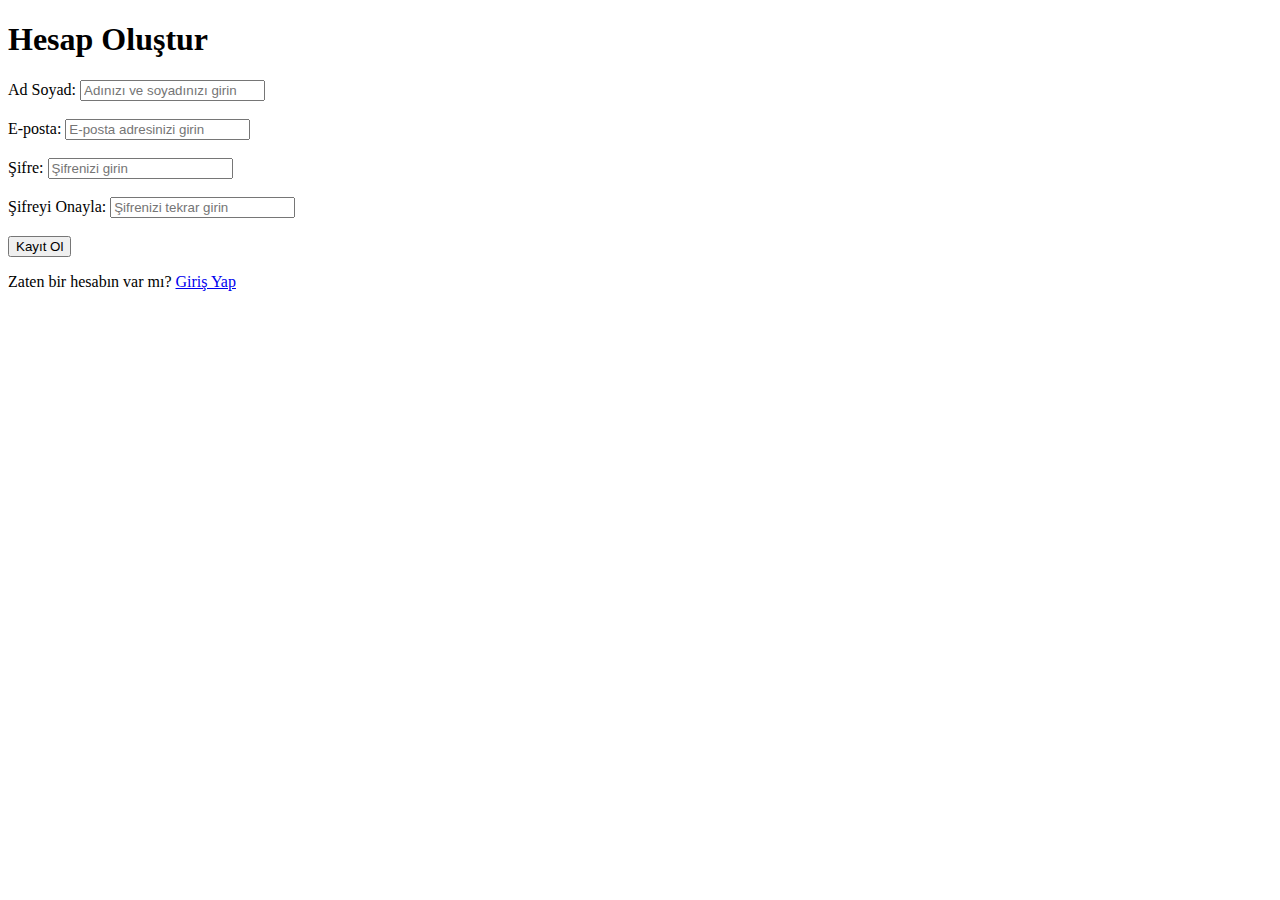
<file: Week 1 - HTML CSS Responsive Design/Day 1/signup.html>
<!DOCTYPE html>
<html lang="tr">
<head>
    <meta charset="UTF-8">
    <meta name="viewport" content="width=device-width, initial-scale=1.0">
    <title>Kayıt Ol</title>
</head>
<body>
    <h1>Hesap Oluştur</h1>
    <form>
        <label for="fullname">Ad Soyad:</label>
        <input type="text" id="fullname" name="fullname" placeholder="Adınızı ve soyadınızı girin" required><br><br>
        <label for="email">E-posta:</label>
        <input type="email" id="email" name="email" placeholder="E-posta adresinizi girin" required><br><br>
        <label for="password">Şifre:</label>
        <input type="password" id="password" name="password" placeholder="Şifrenizi girin" required><br><br>
        <label for="confirm-password">Şifreyi Onayla:</label>
        <input type="password" id="confirm-password" name="confirm-password" placeholder="Şifrenizi tekrar girin" required><br><br>
        <button type="submit">Kayıt Ol</button>
    </form>
    <p>Zaten bir hesabın var mı? <a href="login.html">Giriş Yap</a></p>
</body>
</html>
</file>
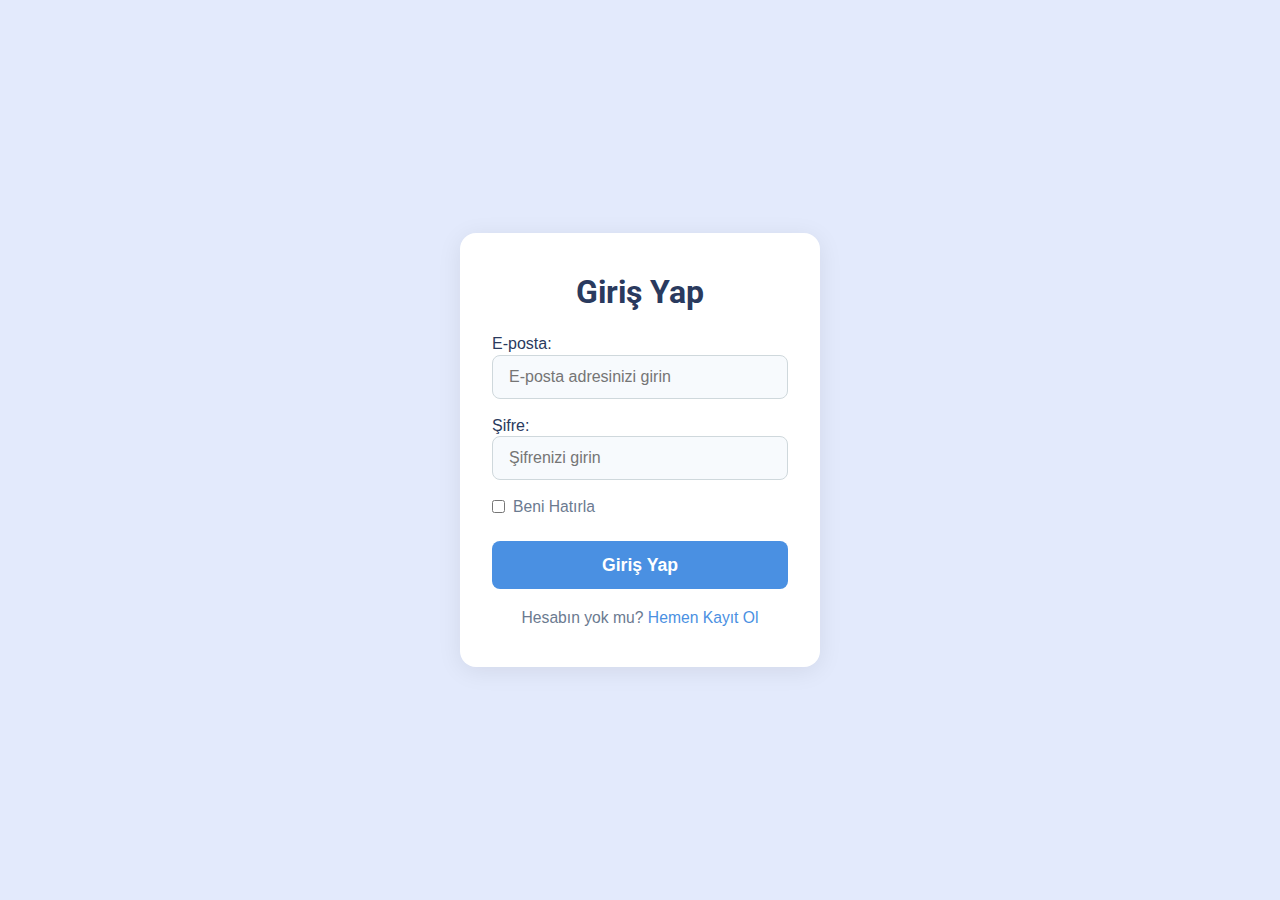
<file: Week 1 - HTML CSS Responsive Design/Day 2/login.html>
<!DOCTYPE html>
<html lang="tr">
<head>
    <meta charset="UTF-8">
    <meta name="viewport" content="width=device-width, initial-scale=1.0">
    <title>Giriş Yap</title>
    <link rel="stylesheet" href="style.css">
</head>
<body>
    <div class="form-container">
        <h1>Giriş Yap</h1>
        <form>
            <label for="email">E-posta:</label>
            <input type="email" id="email" name="email" placeholder="E-posta adresinizi girin" required>
            <label for="password">Şifre:</label>
            <input type="password" id="password" name="password" placeholder="Şifrenizi girin" required>
            <div style="display: flex; align-items: center; margin-bottom: 1.1rem;">
                <input type="checkbox" id="remember" name="remember" style="width: auto; margin-right: 0.5rem;">
                <label for="remember" style="margin: 0; font-size: 0.98rem; color: #6b7a90;">Beni Hatırla</label>
            </div>
            <button type="submit">Giriş Yap</button>
        </form>
        <div class="form-footer">
            Hesabın yok mu? <a href="signup.html">Hemen Kayıt Ol</a>
        </div>
    </div>
</body>
</html>
</file>
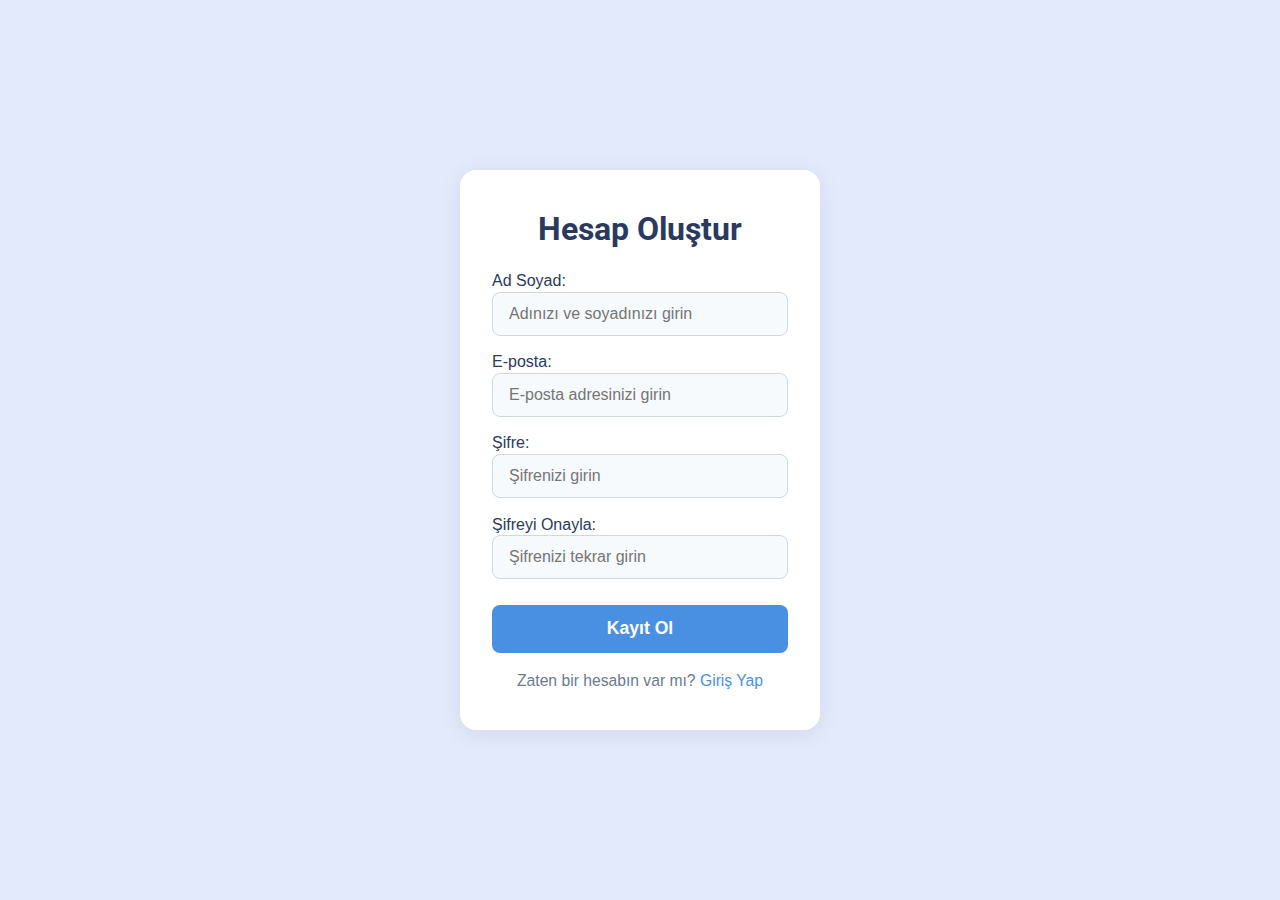
<file: Week 1 - HTML CSS Responsive Design/Day 2/signup.html>
<!DOCTYPE html>
<html lang="tr">
<head>
    <meta charset="UTF-8">
    <meta name="viewport" content="width=device-width, initial-scale=1.0">
    <title>Kayıt Ol</title>
    <link rel="stylesheet" href="style.css">
</head>
<body>
    <div class="form-container">
        <h1>Hesap Oluştur</h1>
        <form>
            <label for="fullname">Ad Soyad:</label>
            <input type="text" id="fullname" name="fullname" placeholder="Adınızı ve soyadınızı girin" required>
            <label for="email">E-posta:</label>
            <input type="email" id="email" name="email" placeholder="E-posta adresinizi girin" required>
            <label for="password">Şifre:</label>
            <input type="password" id="password" name="password" placeholder="Şifrenizi girin" required>
            <label for="confirm-password">Şifreyi Onayla:</label>
            <input type="password" id="confirm-password" name="confirm-password" placeholder="Şifrenizi tekrar girin" required>
            <button type="submit">Kayıt Ol</button>
        </form>
        <div class="form-footer">
            Zaten bir hesabın var mı? <a href="login.html">Giriş Yap</a>
        </div>
    </div>
</body>
</html>
</file>
<file: Week 2 - JavaScript Basics/Day 1/style.css>
* {
    margin: 0;
    padding: 0;
    box-sizing: border-box;
}

body {
    font-family: 'Segoe UI', Tahoma, Geneva, Verdana, sans-serif;
    background: linear-gradient(135deg, #667eea 0%, #764ba2 100%);
    min-height: 100vh;
    color: #333;
}

.container {
    max-width: 1200px;
    margin: 0 auto;
    padding: 20px;
}

header {
    text-align: center;
    margin-bottom: 30px;
}

header h1 {
    color: white;
    font-size: 2.5rem;
    text-shadow: 2px 2px 4px rgba(0,0,0,0.3);
    margin-bottom: 10px;
}

main {
    display: grid;
    gap: 30px;
}

section {
    background: white;
    border-radius: 15px;
    padding: 25px;
    box-shadow: 0 10px 30px rgba(0,0,0,0.1);
    transition: transform 0.3s ease;
}

section:hover {
    transform: translateY(-5px);
}

section h2 {
    color: #4a5568;
    margin-bottom: 20px;
    font-size: 1.5rem;
    border-bottom: 3px solid #667eea;
    padding-bottom: 10px;
}

/* Kullanıcı Bilgileri */
.user-display {
    background: #f7fafc;
    padding: 15px;
    border-radius: 10px;
    margin-bottom: 15px;
    border-left: 4px solid #667eea;
}

.user-display p {
    margin: 5px 0;
    font-size: 1.1rem;
}

/* Form Elemanları */
.form-group {
    display: flex;
    gap: 10px;
    flex-wrap: wrap;
    align-items: center;
}

.form-input {
    flex: 1;
    min-width: 200px;
    padding: 12px 15px;
    border: 2px solid #e2e8f0;
    border-radius: 8px;
    font-size: 1rem;
    transition: border-color 0.3s ease;
}

.form-input:focus {
    outline: none;
    border-color: #667eea;
    box-shadow: 0 0 0 3px rgba(102, 126, 234, 0.1);
}

/* Butonlar */
.btn {
    padding: 12px 20px;
    border: none;
    border-radius: 8px;
    font-size: 1rem;
    font-weight: 600;
    cursor: pointer;
    transition: all 0.3s ease;
    text-decoration: none;
    display: inline-block;
}

.btn-primary {
    background: #667eea;
    color: white;
}

.btn-primary:hover {
    background: #5a67d8;
    transform: translateY(-2px);
}

.btn-success {
    background: #48bb78;
    color: white;
}

.btn-success:hover {
    background: #38a169;
    transform: translateY(-2px);
}

.btn-danger {
    background: #f56565;
    color: white;
}

.btn-danger:hover {
    background: #e53e3e;
    transform: translateY(-2px);
}

.btn-sm {
    padding: 8px 15px;
    font-size: 0.9rem;
}

/* Sepet */
.cart-items {
    margin-bottom: 20px;
}

.cart-item {
    display: flex;
    justify-content: space-between;
    align-items: center;
    padding: 15px;
    background: #f7fafc;
    border-radius: 8px;
    margin-bottom: 10px;
    border-left: 4px solid #48bb78;
}

.cart-item-info {
    flex: 1;
}

.cart-item-name {
    font-weight: 600;
    color: #2d3748;
}

.cart-item-price {
    color: #4a5568;
    font-size: 0.9rem;
}

.cart-item-actions {
    display: flex;
    gap: 10px;
    align-items: center;
}

.quantity-controls {
    display: flex;
    align-items: center;
    gap: 10px;
}

.quantity-btn {
    background: #e2e8f0;
    border: none;
    border-radius: 50%;
    width: 30px;
    height: 30px;
    cursor: pointer;
    font-weight: bold;
    transition: background 0.3s ease;
}

.quantity-btn:hover {
    background: #cbd5e0;
}

.quantity {
    font-weight: 600;
    min-width: 30px;
    text-align: center;
}

.empty-cart {
    text-align: center;
    color: #718096;
    font-style: italic;
    padding: 30px;
}

.cart-summary {
    display: flex;
    justify-content: space-between;
    align-items: center;
    padding-top: 20px;
    border-top: 2px solid #e2e8f0;
}

.total {
    font-size: 1.2rem;
    color: #2d3748;
}

/* Örnek Ürünler */
.product-grid {
    display: grid;
    grid-template-columns: repeat(auto-fit, minmax(250px, 1fr));
    gap: 20px;
}

.product-card {
    background: #f7fafc;
    border-radius: 12px;
    padding: 20px;
    text-align: center;
    border: 2px solid #e2e8f0;
    transition: all 0.3s ease;
}

.product-card:hover {
    border-color: #667eea;
    transform: translateY(-3px);
    box-shadow: 0 5px 15px rgba(0,0,0,0.1);
}

.product-card h3 {
    color: #2d3748;
    margin-bottom: 10px;
    font-size: 1.3rem;
}

.price {
    color: #48bb78;
    font-weight: 600;
    font-size: 1.1rem;
    margin-bottom: 15px;
}

/* Responsive Design */
@media (max-width: 768px) {
    .container {
        padding: 15px;
    }
    
    header h1 {
        font-size: 2rem;
    }
    
    .form-group {
        flex-direction: column;
        align-items: stretch;
    }
    
    .form-input {
        min-width: auto;
    }
    
    .cart-summary {
        flex-direction: column;
        gap: 15px;
        text-align: center;
    }
    
    .product-grid {
        grid-template-columns: 1fr;
    }
    
    .cart-item {
        flex-direction: column;
        gap: 10px;
        text-align: center;
    }
    
    .cart-item-actions {
        justify-content: center;
    }
}

/* Animasyonlar */
@keyframes fadeIn {
    from {
        opacity: 0;
        transform: translateY(20px);
    }
    to {
        opacity: 1;
        transform: translateY(0);
    }
}

.cart-item {
    animation: fadeIn 0.3s ease;
}

/* Özel Efektler */
.btn:active {
    transform: translateY(0);
}

.form-input::placeholder {
    color: #a0aec0;
}

/* Loading Efekti */
.loading {
    opacity: 0.7;
    pointer-events: none;
}

/* Başarı Mesajı */
.success-message {
    background: #c6f6d5;
    color: #22543d;
    padding: 10px 15px;
    border-radius: 8px;
    margin: 10px 0;
    border-left: 4px solid #48bb78;
    animation: fadeIn 0.3s ease;
}

/* Hata Mesajı */
.error-message {
    background: #fed7d7;
    color: #742a2a;
    padding: 10px 15px;
    border-radius: 8px;
    margin: 10px 0;
    border-left: 4px solid #f56565;
    animation: fadeIn 0.3s ease;
}
</file>
<file: Week 2 - JavaScript Basics/Day 3/style.css>
* {
    margin: 0;
    padding: 0;
    box-sizing: border-box;
}

body {
    font-family: 'Segoe UI', Tahoma, Geneva, Verdana, sans-serif;
    background: linear-gradient(135deg, #667eea 0%, #764ba2 100%);
    min-height: 100vh;
    display: flex;
    justify-content: center;
    align-items: center;
    color: #333;
}

.container {
    background: white;
    padding: 2rem;
    border-radius: 15px;
    box-shadow: 0 20px 40px rgba(0, 0, 0, 0.1);
    text-align: center;
    max-width: 400px;
    width: 90%;
}

h1 {
    color: #4a5568;
    margin-bottom: 2rem;
    font-size: 2rem;
    font-weight: 600;
}

.input-section {
    margin-bottom: 2rem;
}

label {
    display: block;
    margin-bottom: 0.5rem;
    color: #4a5568;
    font-weight: 500;
}

#countdown-input {
    width: 100%;
    padding: 0.75rem;
    border: 2px solid #e2e8f0;
    border-radius: 8px;
    font-size: 1rem;
    transition: border-color 0.3s ease;
}

#countdown-input:focus {
    outline: none;
    border-color: #667eea;
}

.button-section {
    display: flex;
    gap: 1rem;
    margin-bottom: 2rem;
    justify-content: center;
}

.btn {
    padding: 0.75rem 1.5rem;
    border: none;
    border-radius: 8px;
    font-size: 1rem;
    font-weight: 600;
    cursor: pointer;
    transition: all 0.3s ease;
    min-width: 100px;
}

.start-btn {
    background: #48bb78;
    color: white;
}

.start-btn:hover {
    background: #38a169;
    transform: translateY(-2px);
}

.start-btn:disabled {
    background: #a0aec0;
    cursor: not-allowed;
    transform: none;
}

.reset-btn {
    background: #f56565;
    color: white;
}

.reset-btn:hover {
    background: #e53e3e;
    transform: translateY(-2px);
}

.countdown-display {
    margin-bottom: 1rem;
}

#countdown-text {
    font-size: 4rem;
    font-weight: bold;
    color: #667eea;
    margin: 0;
    text-shadow: 2px 2px 4px rgba(0, 0, 0, 0.1);
    transition: all 0.3s ease;
}

.countdown-display.finished #countdown-text {
    color: #f56565;
    animation: pulse 1s infinite;
}

@keyframes pulse {
    0% { transform: scale(1); }
    50% { transform: scale(1.1); }
    100% { transform: scale(1); }
}

.status-message {
    min-height: 2rem;
}

#status-text {
    font-size: 1.2rem;
    font-weight: 600;
    color: #4a5568;
    margin: 0;
}

#status-text.success {
    color: #48bb78;
}

#status-text.error {
    color: #f56565;
}

@media (max-width: 480px) {
    .container {
        padding: 1.5rem;
        margin: 1rem;
    }
    
    h1 {
        font-size: 1.5rem;
    }
    
    #countdown-text {
        font-size: 3rem;
    }
    
    .button-section {
        flex-direction: column;
    }
    
    .btn {
        width: 100%;
    }
}
</file>
<file: Week 2 - JavaScript Basics/Day 4/style.css>
* {
    margin: 0;
    padding: 0;
    box-sizing: border-box;
}

body {
    font-family: 'Segoe UI', Tahoma, Geneva, Verdana, sans-serif;
    background: linear-gradient(135deg, #667eea 0%, #764ba2 100%);
    min-height: 100vh;
    color: #333;
    line-height: 1.6;
}

.container {
    max-width: 1200px;
    margin: 0 auto;
    padding: 2rem;
}

/* Header */
header {
    text-align: center;
    margin-bottom: 3rem;
    color: white;
}

header h1 {
    font-size: 2.5rem;
    margin-bottom: 0.5rem;
    text-shadow: 2px 2px 4px rgba(0, 0, 0, 0.3);
}

header p {
    font-size: 1.1rem;
    opacity: 0.9;
}

/* Sections */
section {
    background: white;
    border-radius: 12px;
    padding: 2rem;
    margin-bottom: 2rem;
    box-shadow: 0 10px 30px rgba(0, 0, 0, 0.1);
}

section h2 {
    color: #4a5568;
    margin-bottom: 1.5rem;
    font-size: 1.5rem;
    border-bottom: 2px solid #e2e8f0;
    padding-bottom: 0.5rem;
}

/* Form Styles */
.task-form {
    display: grid;
    gap: 1.5rem;
}

.form-group {
    display: flex;
    flex-direction: column;
}

.form-group label {
    font-weight: 600;
    color: #4a5568;
    margin-bottom: 0.5rem;
}

.form-group input,
.form-group textarea {
    padding: 0.75rem;
    border: 2px solid #e2e8f0;
    border-radius: 8px;
    font-size: 1rem;
    transition: border-color 0.3s ease;
}

.form-group input:focus,
.form-group textarea:focus {
    outline: none;
    border-color: #667eea;
}

.form-group textarea {
    resize: vertical;
    min-height: 100px;
}

.error-message {
    color: #e53e3e;
    font-size: 0.875rem;
    margin-top: 0.25rem;
    min-height: 1.25rem;
    display: none;
}

.error-message:not(:empty) {
    display: block;
}

/* Priority Options */
.priority-fieldset {
    border: none;
    padding: 0;
    margin: 0;
}

.priority-legend {
    font-weight: 600;
    color: #4a5568;
    margin-bottom: 0.5rem;
    font-size: 1rem;
}

.priority-options {
    display: flex;
    gap: 1rem;
    flex-wrap: wrap;
}

.radio-label {
    display: flex;
    align-items: center;
    gap: 0.5rem;
    cursor: pointer;
    padding: 0.5rem 1rem;
    border: 2px solid #e2e8f0;
    border-radius: 6px;
    transition: all 0.3s ease;
}

.radio-label:hover {
    border-color: #667eea;
    background-color: #f7fafc;
}

.radio-label input[type="radio"] {
    position: absolute;
    opacity: 0;
    width: 0;
    height: 0;
}

.radio-custom {
    width: 18px;
    height: 18px;
    border: 2px solid #cbd5e0;
    border-radius: 50%;
    position: relative;
    transition: all 0.3s ease;
}

.radio-label input[type="radio"]:checked + .radio-custom {
    border-color: #667eea;
    background-color: #667eea;
}

.radio-label input[type="radio"]:checked + .radio-custom::after {
    content: '';
    position: absolute;
    top: 50%;
    left: 50%;
    transform: translate(-50%, -50%);
    width: 8px;
    height: 8px;
    background-color: white;
    border-radius: 50%;
}

/* Buttons */
.btn {
    padding: 0.75rem 1.5rem;
    border: none;
    border-radius: 8px;
    font-size: 1rem;
    font-weight: 600;
    cursor: pointer;
    transition: all 0.3s ease;
    text-decoration: none;
    display: inline-block;
    text-align: center;
}

.btn-primary {
    background: #667eea;
    color: white;
}

.btn-primary:hover {
    background: #5a67d8;
    transform: translateY(-2px);
}

.btn-success {
    background: #48bb78;
    color: white;
}

.btn-success:hover {
    background: #38a169;
}

.btn-danger {
    background: #f56565;
    color: white;
}

.btn-danger:hover {
    background: #e53e3e;
}

.btn-filter {
    background: #e2e8f0;
    color: #4a5568;
    margin-right: 0.5rem;
    margin-bottom: 0.5rem;
}

.btn-filter:hover,
.btn-filter.active {
    background: #667eea;
    color: white;
}

/* Filter and Sort Section */
.filter-section {
    display: flex;
    justify-content: space-between;
    align-items: center;
    flex-wrap: wrap;
    gap: 1rem;
}

.sort-controls {
    display: flex;
    align-items: center;
    gap: 0.5rem;
}

.sort-select {
    padding: 0.5rem;
    border: 2px solid #e2e8f0;
    border-radius: 6px;
    background: white;
}

/* Task List */
.task-list {
    display: grid;
    gap: 1rem;
}

.task-item {
    background: #f7fafc;
    border: 2px solid #e2e8f0;
    border-radius: 8px;
    padding: 1.5rem;
    transition: all 0.3s ease;
    position: relative;
}

.task-item:hover {
    border-color: #cbd5e0;
    box-shadow: 0 4px 12px rgba(0, 0, 0, 0.1);
}

.task-item.completed {
    background: #f0fff4;
    border-color: #48bb78;
}

.task-item.completed .task-title {
    text-decoration: line-through;
    color: #718096;
}

.task-header {
    display: flex;
    justify-content: space-between;
    align-items: flex-start;
    margin-bottom: 1rem;
}

.task-title {
    font-size: 1.25rem;
    font-weight: 600;
    color: #2d3748;
    margin-bottom: 0.5rem;
}

.task-description {
    color: #718096;
    margin-bottom: 1rem;
    line-height: 1.5;
}

.task-meta {
    display: flex;
    justify-content: space-between;
    align-items: center;
    flex-wrap: wrap;
    gap: 1rem;
}

.task-priority {
    padding: 0.25rem 0.75rem;
    border-radius: 20px;
    font-size: 0.875rem;
    font-weight: 600;
    text-transform: uppercase;
}

.priority-low {
    background: #7ee0ac;
    color: #16713c;
}

.priority-medium {
    background: #fef5e7;
    color: #d69e2e;
}

.priority-high {
    background: #fed7d7;
    color: #c53030;
}

.task-date {
    color: #718096;
    font-size: 0.875rem;
}

.task-actions {
    display: flex;
    gap: 0.5rem;
}

.task-actions .btn {
    padding: 0.5rem 1rem;
    font-size: 0.875rem;
}

/* Empty State */
.empty-state {
    text-align: center;
    padding: 3rem;
    color: #718096;
}

.empty-state p {
    font-size: 1.1rem;
}

/* Statistics */
.stats {
    display: grid;
    grid-template-columns: repeat(auto-fit, minmax(150px, 1fr));
    gap: 1rem;
}

.stat-item {
    text-align: center;
    padding: 1rem;
    background: #f7fafc;
    border-radius: 8px;
    border: 2px solid #e2e8f0;
}

.stat-number {
    display: block;
    font-size: 2rem;
    font-weight: bold;
    color: #667eea;
    margin-bottom: 0.5rem;
}

.stat-label {
    color: #718096;
    font-size: 0.875rem;
    text-transform: uppercase;
    letter-spacing: 0.05em;
}

/* Responsive Design */
@media (max-width: 768px) {
    .container {
        padding: 1rem;
    }
    
    header h1 {
        font-size: 2rem;
    }
    
    section {
        padding: 1.5rem;
    }
    
    .filter-section {
        flex-direction: column;
        align-items: stretch;
    }
    
    .priority-options {
        flex-direction: column;
    }
    
    .task-header {
        flex-direction: column;
        gap: 1rem;
    }
    
    .task-meta {
        flex-direction: column;
        align-items: flex-start;
    }
    
    .task-actions {
        width: 100%;
        justify-content: flex-end;
    }
    
    .stats {
        grid-template-columns: 1fr;
    }
}

/* Animations */
@keyframes fadeIn {
    from {
        opacity: 0;
        transform: translateY(20px);
    }
    to {
        opacity: 1;
        transform: translateY(0);
    }
}

.task-item {
    animation: fadeIn 0.3s ease-out;
}

/* Success Animation */
@keyframes successPulse {
    0% { transform: scale(1); }
    50% { transform: scale(1.05); }
    100% { transform: scale(1); }
}

.task-item.completed {
    animation: successPulse 0.5s ease-out;
}

/* Toast Styles */
.toast-container {
    position: fixed;
    top: 20px;
    right: 20px;
    z-index: 1000;
    display: flex;
    flex-direction: column;
    gap: 10px;
}

.toast {
    background: white;
    border-radius: 8px;
    padding: 1rem 1.5rem;
    box-shadow: 0 10px 30px rgba(0, 0, 0, 0.2);
    border-left: 4px solid #48bb78;
    min-width: 300px;
    max-width: 400px;
    transform: translateX(100%);
    opacity: 0;
    transition: all 0.3s ease;
    display: flex;
    align-items: center;
    gap: 0.75rem;
}

.toast.show {
    transform: translateX(0);
    opacity: 1;
}

.toast.hide {
    transform: translateX(100%);
    opacity: 0;
}

.toast.success {
    border-left-color: #48bb78;
}

.toast.error {
    border-left-color: #f56565;
}

.toast.info {
    border-left-color: #4299e1;
}

.toast-icon {
    width: 20px;
    height: 20px;
    flex-shrink: 0;
}

.toast-content {
    flex: 1;
}

.toast-title {
    font-weight: 600;
    color: #2d3748;
    margin-bottom: 0.25rem;
    font-size: 0.875rem;
}

.toast-message {
    color: #718096;
    font-size: 0.875rem;
    line-height: 1.4;
}

.toast-close {
    background: none;
    border: none;
    color: #a0aec0;
    cursor: pointer;
    padding: 0.25rem;
    border-radius: 4px;
    transition: color 0.2s ease;
    font-size: 1.25rem;
    line-height: 1;
}

.toast-close:hover {
    color: #718096;
}

/* Toast Animation */
@keyframes slideIn {
    from {
        transform: translateX(100%);
        opacity: 0;
    }
    to {
        transform: translateX(0);
        opacity: 1;
    }
}

@keyframes slideOut {
    from {
        transform: translateX(0);
        opacity: 1;
    }
    to {
        transform: translateX(100%);
        opacity: 0;
    }
}

.toast.slide-in {
    animation: slideIn 0.3s ease-out;
}

.toast.slide-out {
    animation: slideOut 0.3s ease-out;
}
</file>
<file: Week 3 - jQuery and DOM Manipulation/Day 1/style.css>
* {
    margin: 0;
    padding: 0;
    box-sizing: border-box;
}

body {
    font-family: 'Segoe UI', Tahoma, Geneva, Verdana, sans-serif;
    background: linear-gradient(135deg, #667eea 0%, #764ba2 100%);
    min-height: 100vh;
    padding: 20px;
}

.container {
    max-width: 1000px;
    margin: 0 auto;
    background: white;
    border-radius: 15px;
    box-shadow: 0 20px 40px rgba(0,0,0,0.1);
    overflow: hidden;
}

.header {
    background: linear-gradient(135deg, #667eea 0%, #764ba2 100%);
    color: white;
    padding: 30px;
    text-align: center;
}

.header h1 {
    font-size: 2.5em;
    margin-bottom: 10px;
}

.header p {
    font-size: 1.1em;
    opacity: 0.9;
}

.content {
    padding: 30px;
}

.form-section {
    background: #f8f9fa;
    padding: 25px;
    border-radius: 10px;
    margin-bottom: 30px;
    border: 2px solid #e9ecef;
}

.form-section h2 {
    color: #495057;
    margin-bottom: 20px;
    font-size: 1.5em;
}

.form-group {
    display: flex;
    gap: 15px;
    flex-wrap: wrap;
    align-items: end;
}

.input-group {
    flex: 1;
    min-width: 200px;
}

.input-group label {
    display: block;
    margin-bottom: 8px;
    color: #495057;
    font-weight: 600;
}

.input-group input, .input-group select {
    width: 100%;
    padding: 12px;
    border: 2px solid #e9ecef;
    border-radius: 8px;
    font-size: 16px;
    transition: border-color 0.3s ease;
}

.input-group input:focus, .input-group select:focus {
    outline: none;
    border-color: #667eea;
    box-shadow: 0 0 0 3px rgba(102, 126, 234, 0.1);
}

.btn {
    padding: 12px 25px;
    border: none;
    border-radius: 8px;
    font-size: 16px;
    font-weight: 600;
    cursor: pointer;
    transition: all 0.3s ease;
    min-width: 120px;
}

.btn-primary {
    background: linear-gradient(135deg, #667eea 0%, #764ba2 100%);
    color: white;
}

.btn-primary:hover {
    transform: translateY(-2px);
    box-shadow: 0 5px 15px rgba(102, 126, 234, 0.4);
}

.btn-danger {
    background: linear-gradient(135deg, #ff6b6b 0%, #ee5a52 100%);
    color: white;
}

.btn-danger:hover {
    transform: translateY(-2px);
    box-shadow: 0 5px 15px rgba(255, 107, 107, 0.4);
}

.table-section {
    background: white;
    border-radius: 10px;
    overflow: hidden;
    box-shadow: 0 5px 15px rgba(0,0,0,0.08);
}

.table-section h2 {
    background: #495057;
    color: white;
    padding: 20px;
    margin: 0;
    font-size: 1.5em;
}

.student-table {
    width: 100%;
    border-collapse: collapse;
}

.student-table th {
    background: #f8f9fa;
    padding: 15px;
    text-align: left;
    font-weight: 600;
    color: #495057;
    border-bottom: 2px solid #e9ecef;
}

.student-table td {
    padding: 15px;
    border-bottom: 1px solid #e9ecef;
    transition: background-color 0.3s ease;
}

.student-table tr:hover {
    background-color: #f8f9fa;
}

.student-table tr.selected {
    background-color: #e3f2fd !important;
    border-left: 4px solid #2196f3;
}

.student-table tr.selected td {
    font-weight: 600;
}

.action-buttons {
    display: flex;
    gap: 10px;
}

.btn-small {
    padding: 8px 15px;
    font-size: 14px;
    min-width: auto;
}

.stats {
    display: flex;
    gap: 20px;
    margin-bottom: 20px;
    flex-wrap: wrap;
}

.stat-card {
    background: linear-gradient(135deg, #667eea 0%, #764ba2 100%);
    color: white;
    padding: 20px;
    border-radius: 10px;
    flex: 1;
    min-width: 150px;
    text-align: center;
}

.stat-card h3 {
    font-size: 2em;
    margin-bottom: 5px;
}

.stat-card p {
    opacity: 0.9;
    font-size: 0.9em;
}

.empty-message {
    text-align: center;
    padding: 40px;
    color: #6c757d;
    font-style: italic;
}

.success-message {
    background: #d4edda;
    color: #155724;
    padding: 15px;
    border-radius: 8px;
    margin-bottom: 20px;
    border: 1px solid #c3e6cb;
    display: none;
}

.error-message {
    background: #f8d7da;
    color: #721c24;
    padding: 15px;
    border-radius: 8px;
    margin-bottom: 20px;
    border: 1px solid #f5c6cb;
    display: none;
}

/* Status badge styles */
.status-badge {
    padding: 4px 8px;
    border-radius: 12px;
    font-size: 12px;
    font-weight: 600;
    text-transform: uppercase;
}

.status-excellent {
    background: #d4edda;
    color: #155724;
}

.status-good {
    background: #d1ecf1;
    color: #0c5460;
}

.status-average {
    background: #fff3cd;
    color: #856404;
}

.status-poor {
    background: #f8d7da;
    color: #721c24;
}

/* Responsive design */
@media (max-width: 768px) {
    .form-group {
        flex-direction: column;
    }
    
    .input-group {
        min-width: 100%;
    }
    
    .action-buttons {
        flex-direction: column;
    }
    
    .stats {
        flex-direction: column;
    }
    
    .table-section {
        overflow-x: auto;
    }
    
    .table-section h2 {
        min-width: 600px;
    }
    
    .student-table {
        min-width: 600px;
    }
}
</file>
<file: Week 3 - jQuery and DOM Manipulation/Day 2/style.css>
body {
    font-family: 'Segoe UI', Tahoma, Geneva, Verdana, sans-serif;
    background: linear-gradient(135deg, #e0e7ff 0%, #f4f6fb 100%);
    margin: 0;
    padding: 0;
}

.container {
    max-width: 600px;
    margin: 48px auto 32px auto;
    background: #fff;
    border-radius: 18px;
    box-shadow: 0 8px 32px rgba(102,126,234,0.13), 0 1.5px 6px rgba(0,0,0,0.04);
    padding: 40px 28px 32px 28px;
    transition: box-shadow 0.2s;
}

h1 {
    text-align: center;
    color: #3a3a4a;
    margin-bottom: 36px;
    font-size: 2.1em;
    letter-spacing: 0.5px;
    font-weight: 700;
}

#postContainer {
    display: flex;
    flex-direction: column;
    gap: 22px;
}

.post {
    background: #f8faff;
    border-radius: 12px;
    padding: 22px 20px 18px 20px;
    box-shadow: 0 2px 12px rgba(102,126,234,0.07);
    border-left: 5px solid #667eea;
    transition: box-shadow 0.2s, border-color 0.2s;
    position: relative;
}

.post:hover {
    box-shadow: 0 6px 24px rgba(102,126,234,0.16);
    border-left: 5px solid #764ba2;
}

.post-title {
    font-size: 1.18em;
    font-weight: 700;
    color: #495057;
    margin-bottom: 10px;
    letter-spacing: 0.1px;
}

.post-body {
    color: #444;
    font-size: 1.04em;
    line-height: 1.6;
}

#loading {
    display: flex;
    flex-direction: column;
    align-items: center;
    justify-content: center;
    margin: 32px 0 0 0;
    min-height: 60px;
}

.spinner {
    width: 36px;
    height: 36px;
    border: 4px solid #e3e6f0;
    border-top: 4px solid #667eea;
    border-radius: 50%;
    animation: spin 1s linear infinite;
    margin-bottom: 10px;
}

@keyframes spin {
    0% { transform: rotate(0deg); }
    100% { transform: rotate(360deg); }
}

.loading-text {
    color: #667eea;
    font-weight: 600;
    font-size: 1.08em;
    letter-spacing: 0.2px;
}

#error {
    text-align: center;
    color: #ff4d4f;
    background: #fff1f0;
    border: 1px solid #ffb3b8;
    border-radius: 8px;
    font-weight: 600;
    margin: 28px 0 0 0;
    padding: 14px 0;
    font-size: 1.05em;
    box-shadow: 0 2px 8px rgba(255,77,79,0.07);
}

@media (max-width: 700px) {
    .container {
        max-width: 98vw;
        padding: 18px 4vw 18px 4vw;
    }
    h1 {
        font-size: 1.3em;
    }
    .post {
        padding: 14px 8px 12px 10px;
    }
}
</file>
<file: Week 1 - HTML CSS Responsive Design/Day 2/style.css>
@import url('https://fonts.googleapis.com/css2?family=Roboto:wght@700&display=swap');

* {
  margin: 0;
  padding: 0;
  box-sizing: border-box;
}

body {
  min-height: 100vh;
  margin: 0;
  background: #e3eafc; 
  display: flex;
  align-items: center;
  justify-content: center;
  font-family: Arial, sans-serif;
}

.form-container {
  background: #fff;
  padding: 2.5rem 2rem;
  border-radius: 16px;
  box-shadow: 0 4px 24px rgba(0,0,0,0.08);
  min-width: 320px;
  max-width: 360px;
  width: 100%;
  display: flex;
  flex-direction: column;
  align-items: stretch;
}

.form-container h1, .form-container h2 {
  font-family: 'Roboto', Arial, sans-serif;
  color: #2a3a5e;
  margin-bottom: 1.5rem;
  text-align: center;
}

.form-container a {
  color: #4a90e2;
  text-decoration: none;
  transition: color 0.2s;
}

.form-container a:hover {
  color: #2a3a5e;
}

.form-container form {
  display: flex;
  flex-direction: column;
}

.form-container form label {
  font-size: 1rem;
  font-weight: 500;
  color: #2a3a5e;
  margin-bottom: 0.1rem;
}

.form-container input[type="text"],
.form-container input[type="email"],
.form-container input[type="password"] {
  width: 100%;
  padding: 0.75rem 1rem;
  margin-bottom: 1.1rem;
  border: 1.5px solid #cfd8dc;
  border-radius: 8px;
  font-size: 1rem;
  transition: border-color 0.2s, box-shadow 0.2s;
  background: #f7fafd;
}

.form-container input[type="text"]:focus,
.form-container input[type="email"]:focus,
.form-container input[type="password"]:focus {
  border-color: #4a90e2;
  outline: none;
  box-shadow: 0 0 0 2px #e3eafc;
}

.form-container button[type="submit"] {
  background: #4a90e2;
  color: #fff;
  border: none;
  border-radius: 8px;
  padding: 0.85rem 0;
  font-size: 1.1rem;
  font-weight: bold;
  cursor: pointer;
  transition: background 0.2s;
  margin-top: 0.5rem;
}

.form-container button[type="submit"]:hover {
  background: #357ab8;
}

.form-container .form-footer {
  margin-top: 1.2rem;
  text-align: center;
  font-size: 0.98rem;
  color: #6b7a90;
}
</file>
<file: Week 1 - HTML CSS Responsive Design/Day 4/style.css>
/* Reset and Base Styles */
* {
    margin: 0;
    padding: 0;
    box-sizing: border-box;
}

body {
    font-family: 'Roboto', sans-serif;
    line-height: 1.6;
    color: #333;
    background: linear-gradient(135deg, #667eea 0%, #764ba2 100%);
    min-height: 100vh;
}

.container {
    max-width: 1200px;
    margin: 0 auto;
    padding: 0 10px;
}

.main-container {
    background-color: #fff;
    padding: 20px;
    border-radius: 10px;
    box-shadow: 0 0 10px rgba(0, 0, 0, 0.1);
}

/* Navigation */
.navbar {
    background: rgba(0, 0, 0, 0.9);
    backdrop-filter: blur(10px);
    position: fixed;
    top: 0;
    width: 100%;
    z-index: 1000;
    transition: all 0.3s ease;
}

.nav-container {
    max-width: 1200px;
    margin: 0 auto;
    padding: 0 20px;
    display: flex;
    justify-content: space-between;
    align-items: center;
    height: 70px;
}

.nav-logo h2 {
    color: #fff;
    font-size: 1.5rem;
    font-weight: 700;
}

.nav-menu {
    display: flex;
    list-style: none;
    gap: 2rem;
}

.nav-link {
    color: #fff;
    text-decoration: none;
    font-weight: 500;
    transition: color 0.3s ease;
    position: relative;
}

.nav-link:hover {
    color: #667eea;
}

.nav-link::after {
    content: '';
    position: absolute;
    width: 0;
    height: 2px;
    bottom: -5px;
    left: 0;
    background-color: #667eea;
    transition: width 0.3s ease;
}

.nav-link:hover::after {
    width: 100%;
}

/* Hamburger Menu */
.hamburger {
    display: none;
    flex-direction: column;
    cursor: pointer;
}

.bar {
    width: 25px;
    height: 3px;
    background-color: #fff;
    margin: 3px 0;
    transition: 0.3s;
}

/* Hero Section */
.hero {
    display: flex;
    align-items: center;
    min-height: 100vh;
    padding: 100px 20px 50px;
    background: linear-gradient(135deg, #667eea 0%, #764ba2 100%);
    position: relative;
    overflow: hidden;
}

.hero::before {
    content: '';
    position: absolute;
    top: 0;
    left: 0;
    right: 0;
    bottom: 0;
    background: url('data:image/svg+xml,<svg xmlns="http://www.w3.org/2000/svg" viewBox="0 0 100 100"><defs><pattern id="grain" width="100" height="100" patternUnits="userSpaceOnUse"><circle cx="50" cy="50" r="1" fill="rgba(255,255,255,0.1)"/></pattern></defs><rect width="100" height="100" fill="url(%23grain)"/></svg>');
    opacity: 0.3;
}

.hero-content {
    flex: 1;
    max-width: 600px;
    z-index: 2;
    position: relative;
}

.hero-title {
    font-size: 4rem;
    font-weight: 700;
    color: #fff;
    margin-bottom: 1rem;
    animation: fadeInUp 1s ease;
}

.hero-subtitle {
    font-size: 1.2rem;
    color: rgba(255, 255, 255, 0.9);
    margin-bottom: 2rem;
    animation: fadeInUp 1s ease 0.2s both;
}

.hero-image {
    flex: 1;
    display: flex;
    justify-content: center;
    align-items: center;
    z-index: 2;
    position: relative;
}

.hero-image img {
    max-width: 100%;
    height: auto;
    border-radius: 15px;
    box-shadow: 0 20px 40px rgba(0, 0, 0, 0.3);
    animation: fadeInRight 1s ease 0.4s both;
}

/* Favorite Button */
.favorite-btn {
    background: linear-gradient(45deg, #ff6b6b, #ee5a24);
    color: white;
    border: none;
    padding: 15px 30px;
    border-radius: 50px;
    font-size: 1.1rem;
    font-weight: 600;
    cursor: pointer;
    transition: all 0.3s ease;
    box-shadow: 0 10px 20px rgba(0, 0, 0, 0.2);
    animation: fadeInUp 1s ease 0.4s both;
}

.favorite-btn:hover {
    transform: translateY(-3px);
    box-shadow: 0 15px 30px rgba(0, 0, 0, 0.3);
}

.favorite-btn.active {
    background: linear-gradient(45deg, #00b894, #00a085);
    transform: scale(1.05);
}

/* Sections */
section {
    padding: 80px 0;
    background: #fff;
    margin: 20px 0;
    border-radius: 20px;
    box-shadow: 0 10px 30px rgba(0, 0, 0, 0.1);
}

section h2 {
    text-align: center;
    font-size: 2.5rem;
    margin-bottom: 3rem;
    color: #333;
    position: relative;
}

section h2::after {
    content: '';
    position: absolute;
    bottom: -10px;
    left: 50%;
    transform: translateX(-50%);
    width: 80px;
    height: 4px;
    background: linear-gradient(45deg, #667eea, #764ba2);
    border-radius: 2px;
}

/* About Section */
.about-section {
    background: linear-gradient(135deg, #f093fb 0%, #f5576c 100%);
    color: white;
}

.about-section h2::after {
    background: rgba(255, 255, 255, 0.8);
}

.about-section p {
    font-size: 1.1rem;
    line-height: 1.8;
    text-align: center;
    max-width: 800px;
    margin: 0 auto;
}

/* Characters Section */
.characters-grid {
    display: grid;
    grid-template-columns: repeat(auto-fit, minmax(300px, 1fr));
    gap: 2rem;
    margin-top: 2rem;
}

.character-card {
    background: #fff;
    border-radius: 15px;
    overflow: hidden;
    box-shadow: 0 10px 30px rgba(0, 0, 0, 0.1);
    transition: transform 0.3s ease, box-shadow 0.3s ease;
}

.character-card:hover {
    transform: translateY(-10px);
    box-shadow: 0 20px 40px rgba(0, 0, 0, 0.2);
}

.character-image {
    height: 250px;
    overflow: hidden;
}

.character-image img {
    width: 100%;
    height: 100%;
    object-fit: cover;
    object-position: top;
    transition: transform 0.3s ease;
}

.character-card:hover .character-image img {
    transform: scale(1.1);
}

.character-info {
    padding: 1.5rem;
}

.character-info h3 {
    font-size: 1.5rem;
    margin-bottom: 1rem;
    color: #333;
}

.character-info p {
    color: #666;
    line-height: 1.6;
}

/* Episodes Section */
.episodes {
    background: linear-gradient(135deg, #4facfe 0%, #00f2fe 100%);
    color: white;
    padding: 15px;
}

.episodes h2::after {
    background: rgba(255, 255, 255, 0.8);
}

.episodes-table {
    overflow-x: auto;
}

table {
    width: 100%;
    border-collapse: collapse;
    background: rgba(255, 255, 255, 0.1);
    border-radius: 15px;
    overflow: hidden;
}

th, td {
    padding: 1rem;
    text-align: left;
    border-bottom: 1px solid rgba(255, 255, 255, 0.2);
}

th {
    background: rgba(255, 255, 255, 0.2);
    font-weight: 600;
    font-size: 1.1rem;
}

tr:hover {
    background: rgba(255, 255, 255, 0.1);
}

/* Favorite Scene Section */
.favorite-scene {
    background: linear-gradient(135deg, #fa709a 0%, #fee140 100%);
    color: white;
}

.favorite-scene h2::after {
    background: rgba(255, 255, 255, 0.8);
}

.scene-content {
    display: grid;
    grid-template-columns: 1fr 1fr;
    gap: 3rem;
    align-items: center;
}

.scene-description h3 {
    font-size: 1.8rem;
    margin-bottom: 1rem;
}

.scene-description p {
    font-size: 1.1rem;
    line-height: 1.8;
}

.scene-video {
    display: flex;
    justify-content: center;
}

.scene-video iframe {
    border-radius: 15px;
    box-shadow: 0 10px 30px rgba(0, 0, 0, 0.3);
}

/* About Me Section */
.about-me {
    background: linear-gradient(135deg, #a8edea 0%, #fed6e3 100%);
}

.about-content {
    display: grid;
    grid-template-columns: 1fr 2fr;
    gap: 3rem;
    align-items: center;
}

.profile-image {
    text-align: center;
}

.profile-image img {
    width: 200px;
    height: 200px;
    border-radius: 50%;
    object-fit: cover;
    border: 5px solid white;
    box-shadow: 0 10px 30px rgba(0, 0, 0, 0.2);
}

.profile-info h3 {
    font-size: 2rem;
    margin-bottom: 1rem;
    color: #333;
}

.profile-info p {
    font-size: 1.1rem;
    line-height: 1.8;
    margin-bottom: 2rem;
    color: #666;
}

.social-links {
    display: flex;
    gap: 1rem;
}

.social-link {
    display: inline-flex;
    align-items: center;
    gap: 0.5rem;
    padding: 10px 20px;
    background: rgba(255, 255, 255, 0.8);
    color: #333;
    text-decoration: none;
    border-radius: 25px;
    transition: all 0.3s ease;
}

.social-link:hover {
    background: #333;
    color: white;
    transform: translateY(-2px);
}

/* Footer */
.footer {
    background: #333;
    color: white;
    text-align: center;
    padding: 2rem 0;
    margin-top: 2rem;
}

/* Animations */
@keyframes fadeInUp {
    from {
        opacity: 0;
        transform: translateY(30px);
    }
    to {
        opacity: 1;
        transform: translateY(0);
    }
}

@keyframes fadeInRight {
    from {
        opacity: 0;
        transform: translateX(30px);
    }
    to {
        opacity: 1;
        transform: translateX(0);
    }
}

/* Responsive Design */
@media (max-width: 768px) {
    /* Navigation */
    .hamburger {
        display: flex;
    }

    .nav-menu {
        position: fixed;
        left: -100%;
        top: 70px;
        flex-direction: column;
        background-color: rgba(0, 0, 0, 0.95);
        width: 100%;
        text-align: center;
        transition: 0.3s;
        padding: 2rem 0;
    }

    .nav-menu.active {
        left: 0;
    }

    .nav-item {
        margin: 1rem 0;
    }

    /* Hero Section */
    .hero {
        flex-direction: column;
        text-align: center;
        padding: 120px 20px 50px;
    }

    .hero-title {
        font-size: 2.5rem;
    }

    .hero-subtitle {
        font-size: 1rem;
    }

    .hero-image {
        margin-top: 2rem;
    }

    /* Sections */
    section {
        padding: 60px 0;
        margin: 10px 0;
    }

    section h2 {
        font-size: 2rem;
    }

    /* Characters */
    .characters-grid {
        grid-template-columns: 1fr;
        gap: 1.5rem;
    }

    /* Episodes */
    .episodes-table {
        margin: 0 -20px;
    }

    table {
        font-size: 0.9rem;
    }

    th, td {
        padding: 0.5rem;
    }

    /* Favorite Scene */
    .scene-content {
        grid-template-columns: 1fr;
        gap: 2rem;
        text-align: center;
    }

    .scene-video iframe {
        width: 100%;
        height: 250px;
    }

    /* About Me */
    .about-content {
        grid-template-columns: 1fr;
        gap: 2rem;
        text-align: center;
    }

    .profile-image img {
        width: 150px;
        height: 150px;
    }

    .social-links {
        justify-content: center;
        flex-wrap: wrap;
    }
}

@media (max-width: 480px) {
    .container {
        padding: 0 15px;
    }

    .hero-title {
        font-size: 2rem;
    }

    .favorite-btn {
        padding: 12px 24px;
        font-size: 1rem;
    }

    .character-info {
        padding: 1rem;
    }

    .character-info h3 {
        font-size: 1.3rem;
    }
}
</file>
